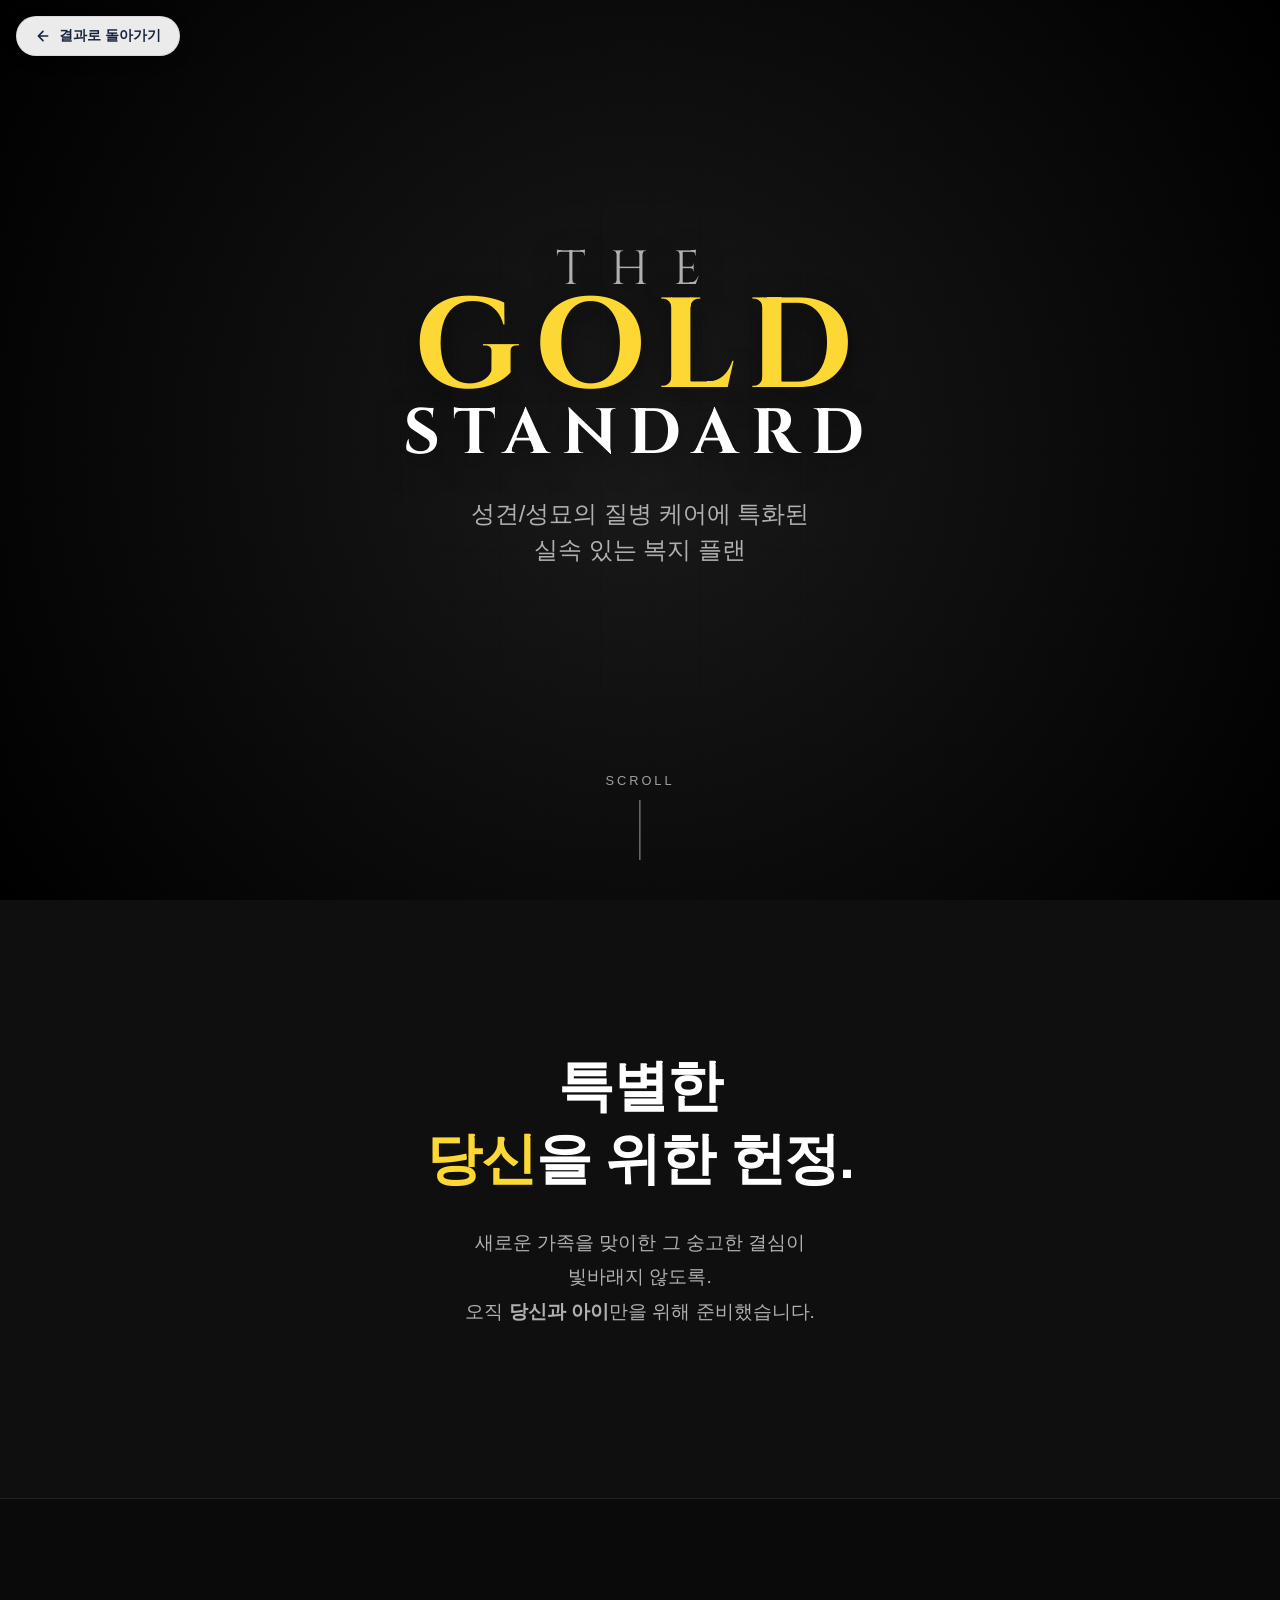
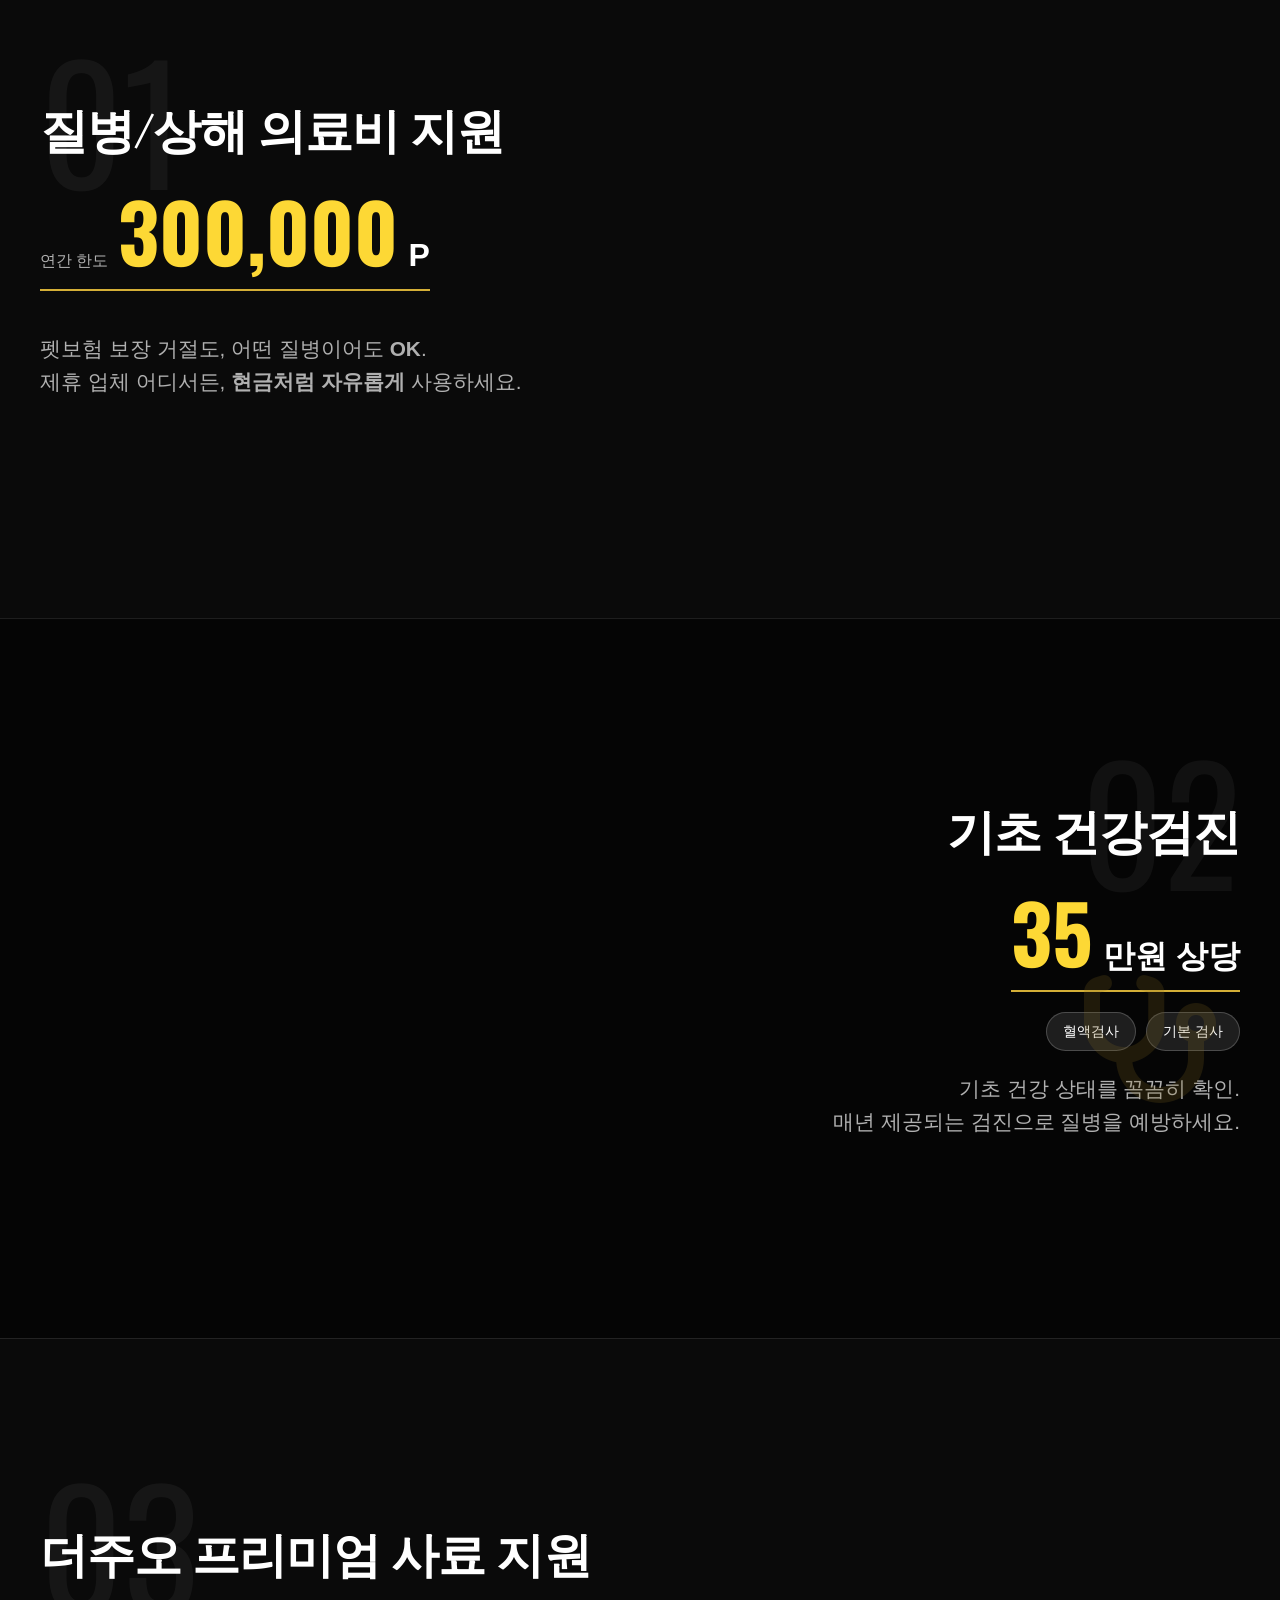
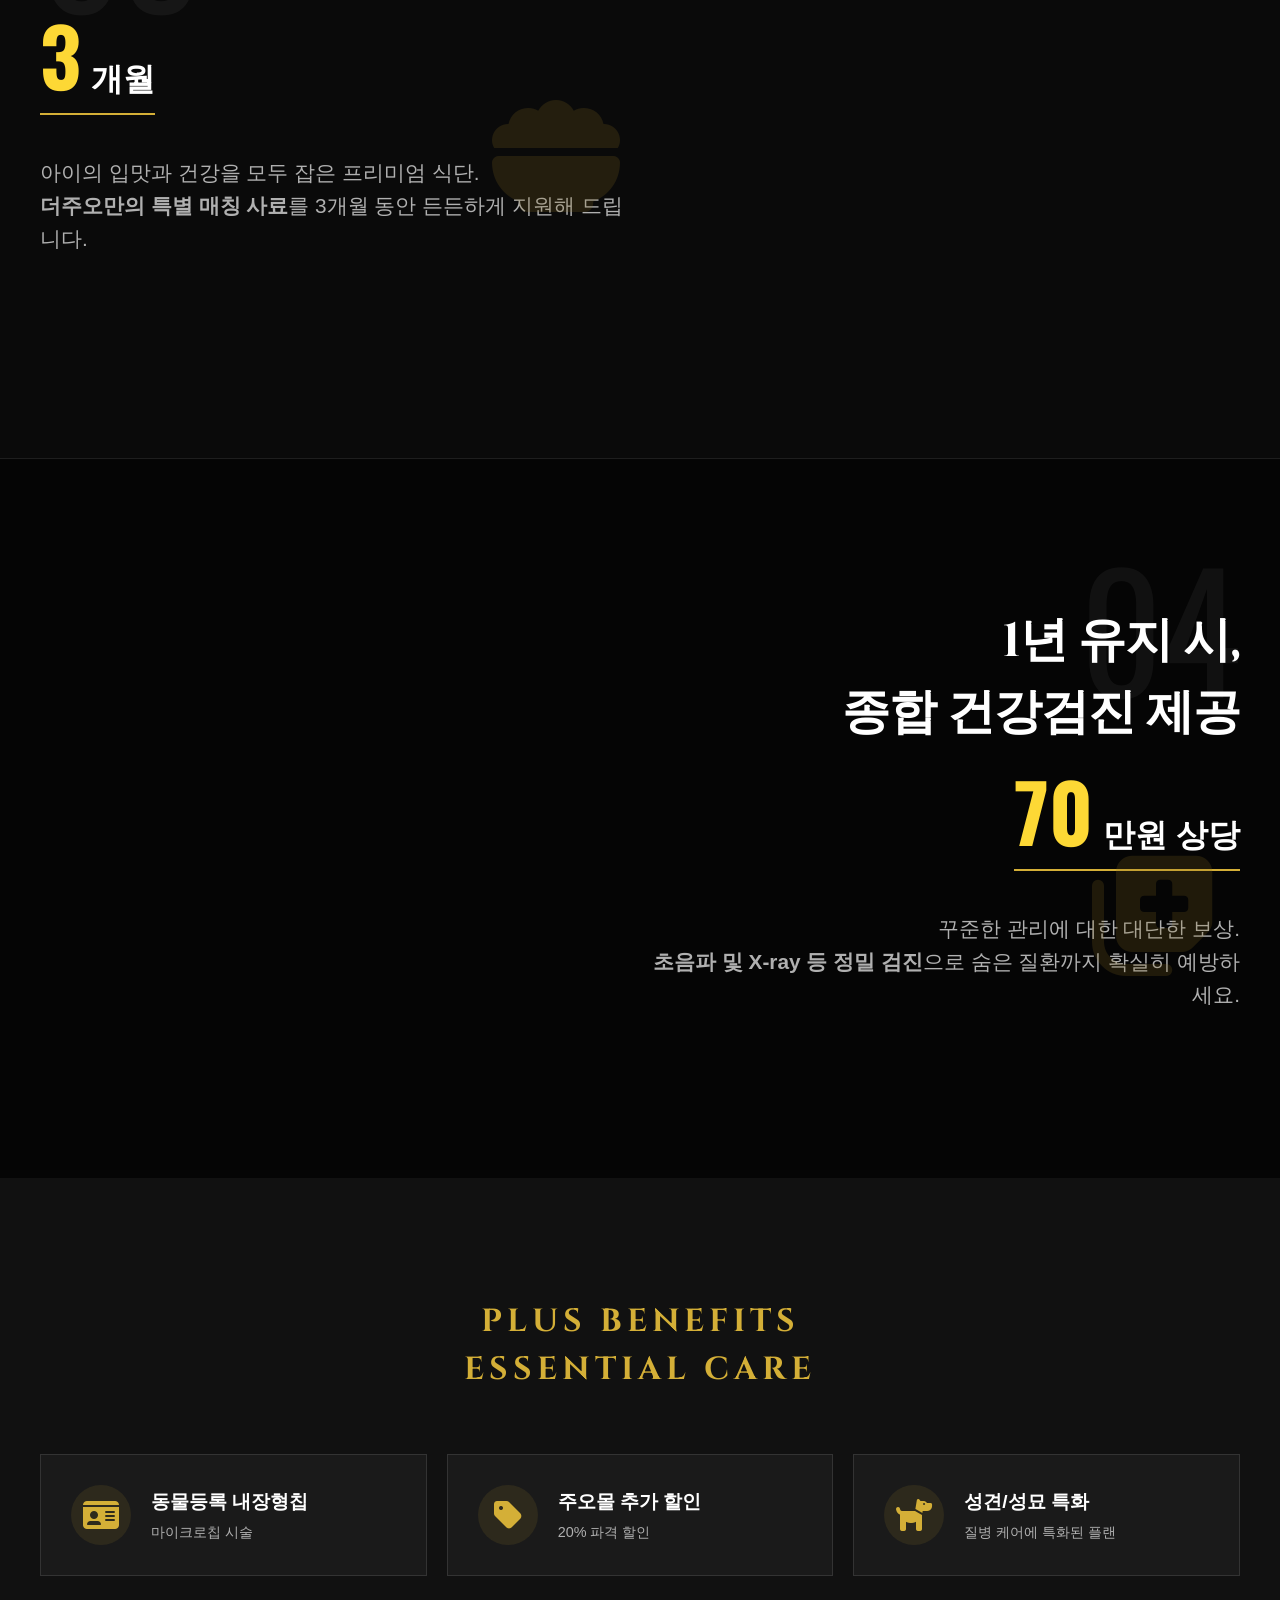
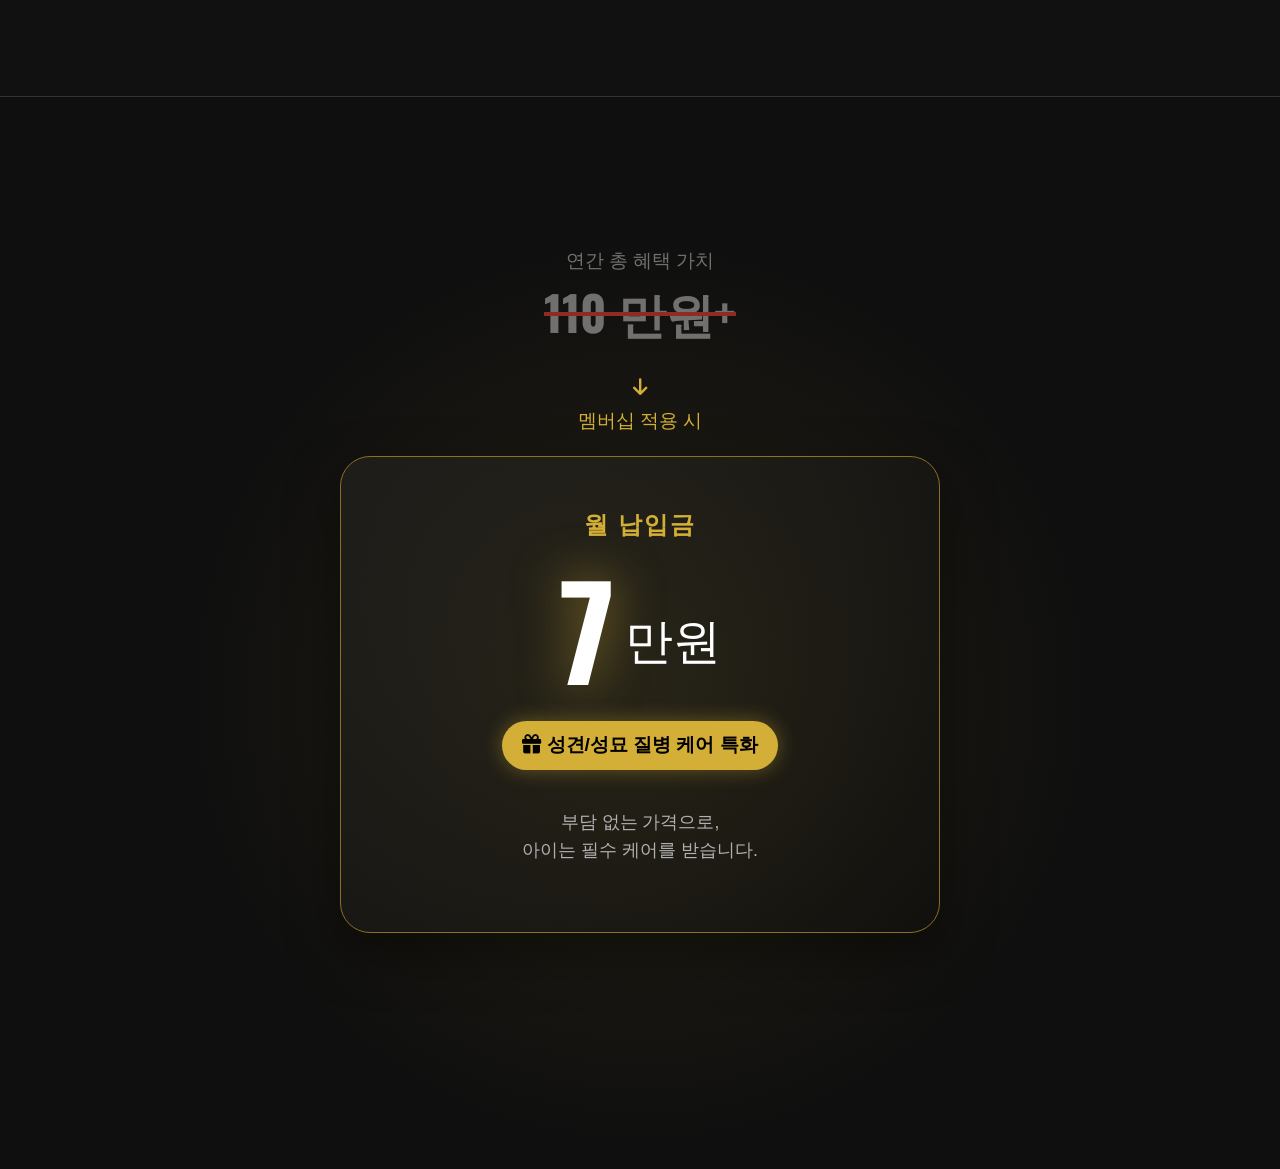
<file: membership_gold_detail.html>
<!DOCTYPE html>
<html lang="ko">

<head>
    <meta charset="UTF-8">
    <meta name="viewport" content="width=device-width, initial-scale=1.0">
    <title>Gold Membership - The Bold Impact</title>
    <link rel="stylesheet" href="https://cdnjs.cloudflare.com/ajax/libs/font-awesome/6.4.0/css/all.min.css">
    <link rel="stylesheet" href="css/membership_gold.css">
</head>

<body>

    <!-- Hero Section -->
    <header class="hero-section">
        <div class="hero-bg"></div>
        <div class="hero-content">
            <h1 class="hero-title">
                <span class="line-1">THE</span>
                <span class="line-2 text-gold">GOLD</span>
                <span class="line-3">STANDARD</span>
            </h1>
            <p class="hero-subtitle">성견/성묘의 질병 케어에 특화된<br>실속 있는 복지 플랜</p>
            <div class="scroll-indicator">
                <span>SCROLL</span>
                <div class="line"></div>
            </div>
        </div>
    </header>

    <!-- Impact Statement -->
    <section class="statement-section">
        <div class="statement-container" data-scroll>
            <h2 class="statement-text">
                특별한<br>
                <span class="text-gold">당신</span>을 위한 헌정.
            </h2>
            <p class="statement-sub">
                새로운 가족을 맞이한 그 숭고한 결심이<br>
                빛바래지 않도록.<br>
                오직 <strong>당신과 아이</strong>만을 위해 준비했습니다.
            </p>
        </div>
    </section>

    <!-- Benefit 1: Medical Support (The Killer Feature) -->
    <section class="benefit-section dark-bg">
        <div class="benefit-content" data-scroll>
            <div class="benefit-number">01</div>
            <h3 class="benefit-title">질병/상해 의료비 지원</h3>
            <div class="benefit-value-box">
                <span class="unit">연간 한도</span>
                <span class="amount text-gold">300,000</span>
                <span class="currency">P</span>
            </div>
            <p class="benefit-desc">
                펫보험 보장 거절도, 어떤 질병이어도 <strong>OK</strong>.<br>
                제휴 업체 어디서든, <strong>현금처럼 자유롭게</strong> 사용하세요.
            </p>
            <div class="visual-bar"></div>
        </div>
    </section>

    <!-- Benefit 2: Checkup -->
    <section class="benefit-section dark-bg-2">
        <div class="benefit-content right-align" data-scroll>
            <div class="benefit-number">02</div>
            <h3 class="benefit-title">기초 건강검진</h3>
            <div class="benefit-value-box">
                <span class="amount text-gold">35</span>
                <span class="currency">만원 상당</span>
            </div>
            <div class="benefit-tags">
                <span class="tag">혈액검사</span>
                <span class="tag">기본 검사</span>
            </div>
            <p class="benefit-desc">
                기초 건강 상태를 꼼꼼히 확인.<br>
                매년 제공되는 검진으로 질병을 예방하세요.
            </p>
            <div class="icon-visual"><i class="fa-solid fa-stethoscope"></i></div>
        </div>
    </section>

    <!-- Benefit 3: Premium Food -->
    <section class="benefit-section dark-bg">
        <div class="benefit-content" data-scroll>
            <div class="benefit-number">03</div>
            <h3 class="benefit-title">더주오 프리미엄 사료 지원</h3>
            <div class="benefit-value-box">
                <span class="amount text-gold">3</span>
                <span class="currency">개월</span>
            </div>
            <p class="benefit-desc">
                아이의 입맛과 건강을 모두 잡은 프리미엄 식단.<br>
                <strong>더주오만의 특별 매칭 사료</strong>를 3개월 동안 든든하게 지원해 드립니다.
            </p>
            <div class="icon-visual"><i class="fa-solid fa-bowl-food"></i></div>
        </div>
    </section>

    <!-- Benefit 4: 1 Year Maintenance Reward Checkup -->
    <section class="benefit-section dark-bg-2">
        <div class="benefit-content right-align" data-scroll>
            <div class="benefit-number">04</div>
            <h3 class="benefit-title">1년 유지 시,<br>종합 건강검진 제공</h3>
            <div class="benefit-value-box">
                <span class="amount text-gold">70</span>
                <span class="currency">만원 상당</span>
            </div>
            <p class="benefit-desc">
                꾸준한 관리에 대한 대단한 보상.<br>
                <strong>초음파 및 X-ray 등 정밀 검진</strong>으로 숨은 질환까지 확실히 예방하세요.
            </p>
            <div class="icon-visual"><i class="fa-solid fa-notes-medical"></i></div>
        </div>
    </section>

    <!-- Benefit List: Essentials -->
    <section class="essentials-section">
        <h3 class="section-header" data-scroll>
            <span class="line-top">PLUS BENEFITS</span><br>
            ESSENTIAL CARE
        </h3>
        <div class="essentials-grid">
            <div class="essential-item" data-scroll>
                <div class="icon-box"><i class="fa-solid fa-id-card"></i></div>
                <div class="text-box">
                    <h4>동물등록 내장형칩</h4>
                    <p>마이크로칩 시술</p>
                </div>
            </div>
            <div class="essential-item" data-scroll>
                <div class="icon-box"><i class="fa-solid fa-tag"></i></div>
                <div class="text-box">
                    <h4>주오몰 추가 할인</h4>
                    <p>20% 파격 할인</p>
                </div>
            </div>
            <div class="essential-item" data-scroll>
                <div class="icon-box"><i class="fa-solid fa-dog"></i></div>
                <div class="text-box">
                    <h4>성견/성묘 특화</h4>
                    <p>질병 케어에 특화된 플랜</p>
                </div>
            </div>
        </div>
    </section>

    <!-- Price Section (Value Breakdown) -->
    <section class="price-section">
        <div class="price-container" data-scroll>

            <!-- Total Value Anchor -->
            <div class="value-anchor">
                <p class="label">연간 총 혜택 가치</p>
                <div class="total-value">
                    <span class="value-amount">110</span>
                    <span class="value-unit">만원+</span>
                </div>
            </div>

            <div class="price-divider">
                <i class="fa-solid fa-arrow-down"></i>
                <span>멤버십 적용 시</span>
            </div>

            <div class="price-card">
                <div class="price-header">
                    <span class="period">월 납입금</span>
                </div>
                <div class="price-display">
                    <span class="amount">7</span>
                    <span class="won">만원</span>
                </div>
                <div class="savings-badge">
                    <i class="fa-solid fa-gift"></i> 성견/성묘 질병 케어 특화
                </div>
                <p class="price-sub">부담 없는 가격으로, <br>아이는 필수 케어를 받습니다.</p>
            </div>

        </div>
    </section>

    <script>
        // Scroll Animation Observer
        const observerOptions = {
            threshold: 0.1,
            rootMargin: "0px 0px -50px 0px"
        };

        const observer = new IntersectionObserver((entries) => {
            entries.forEach(entry => {
                if (entry.isIntersecting) {
                    entry.target.classList.add('visible');
                }
            });
        }, observerOptions);

        document.querySelectorAll('[data-scroll]').forEach(el => {
            observer.observe(el);
        });

    </script>

    <!-- Back to Results -->
    <style>
        .btn-back-results {
            position: fixed;
            top: 1rem;
            left: 1rem;
            z-index: 9999;
            display: inline-flex;
            align-items: center;
            gap: 0.5rem;
            padding: 0.625rem 1.125rem;
            background: rgba(255, 255, 255, 0.92);
            color: #18243f;
            font-family: 'Pretendard', 'Noto Sans KR', sans-serif;
            font-size: 0.875rem;
            font-weight: 600;
            text-decoration: none;
            border-radius: 999px;
            box-shadow: 0 4px 16px rgba(0, 0, 0, 0.14);
            backdrop-filter: blur(10px);
            border: 1px solid rgba(0, 0, 0, 0.07);
            cursor: pointer;
            transition: box-shadow 0.2s ease, transform 0.2s ease;
        }

        .btn-back-results:hover {
            box-shadow: 0 6px 20px rgba(0, 0, 0, 0.2);
            transform: translateY(-1px);
        }

        .btn-back-results svg {
            width: 16px;
            height: 16px;
        }
    </style>
    <button class="btn-back-results" onclick="window.opener ? window.close() : history.back()">
        <svg xmlns="http://www.w3.org/2000/svg" viewBox="0 0 24 24" fill="none" stroke="currentColor" stroke-width="2.5"
            stroke-linecap="round" stroke-linejoin="round">
            <path d="M19 12H5M12 5l-7 7 7 7" />
        </svg>
        결과로 돌아가기
    </button>
</body>

</html>
</file>
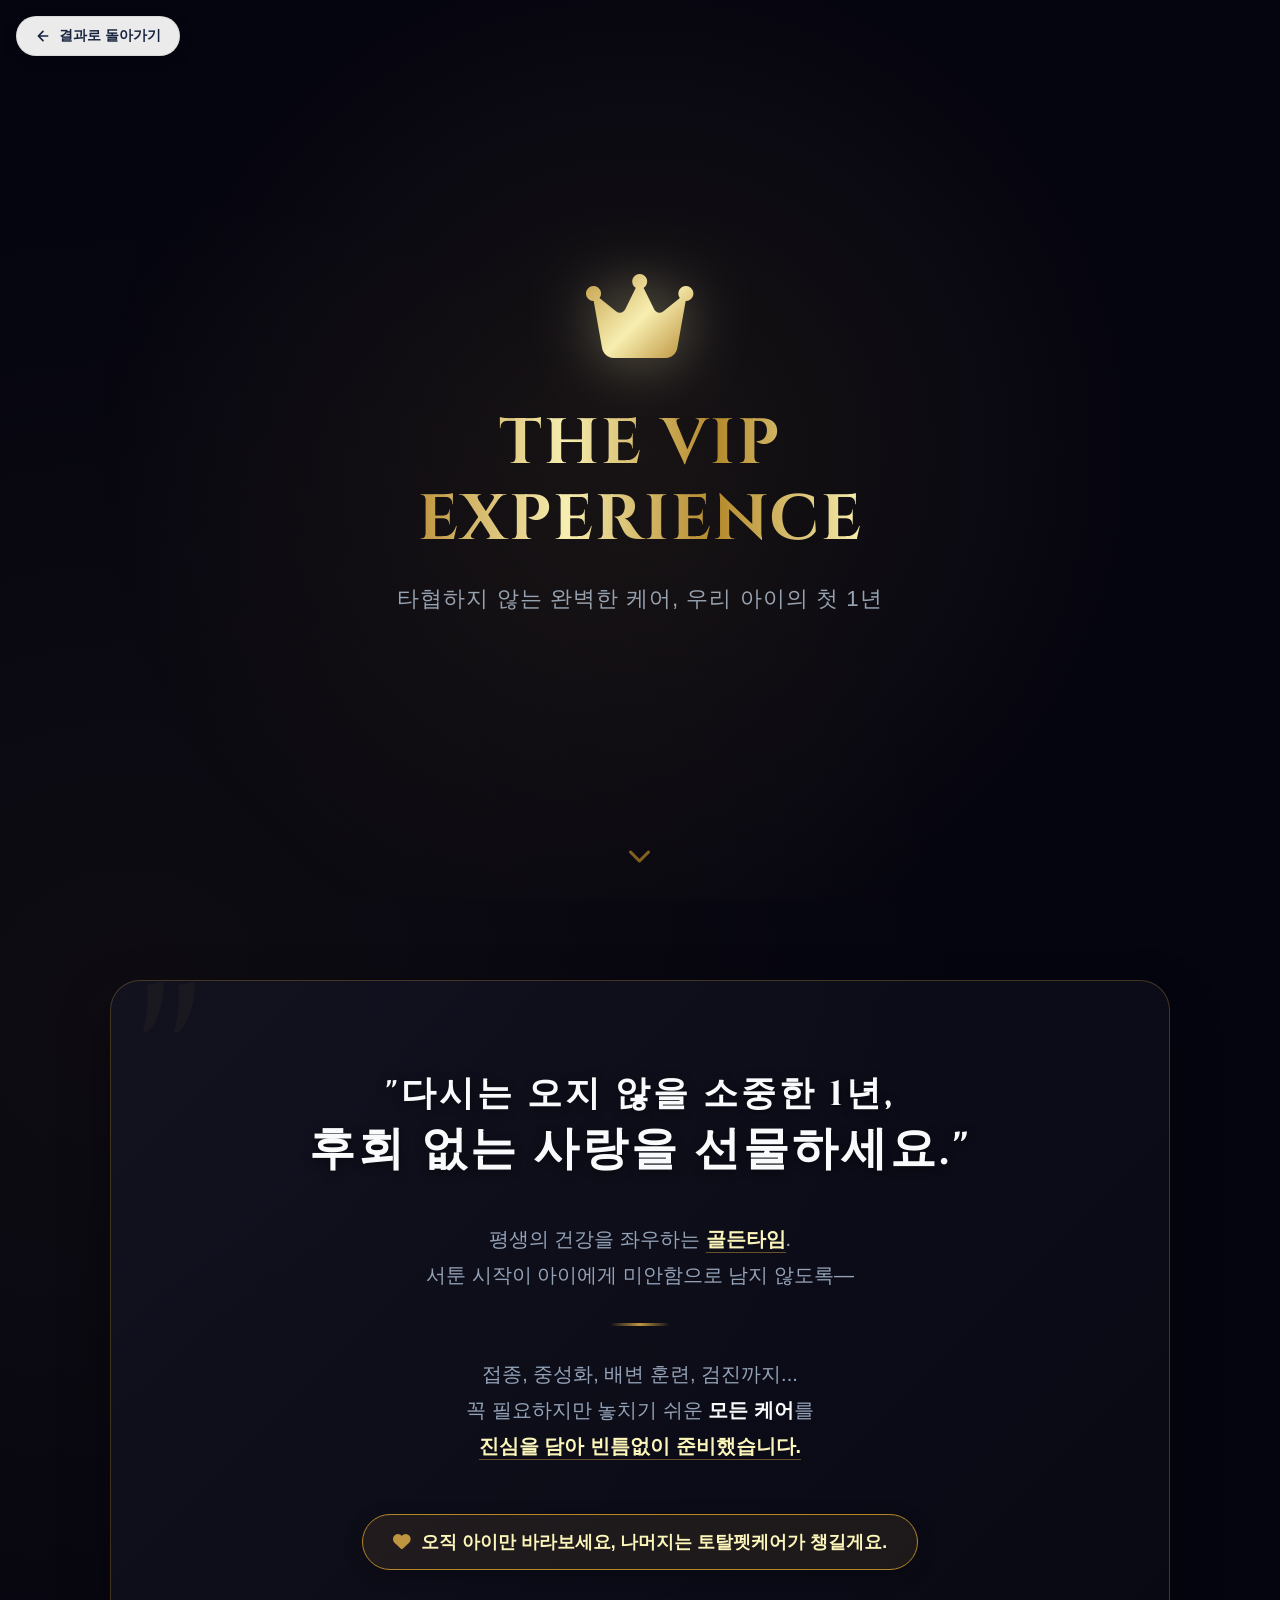
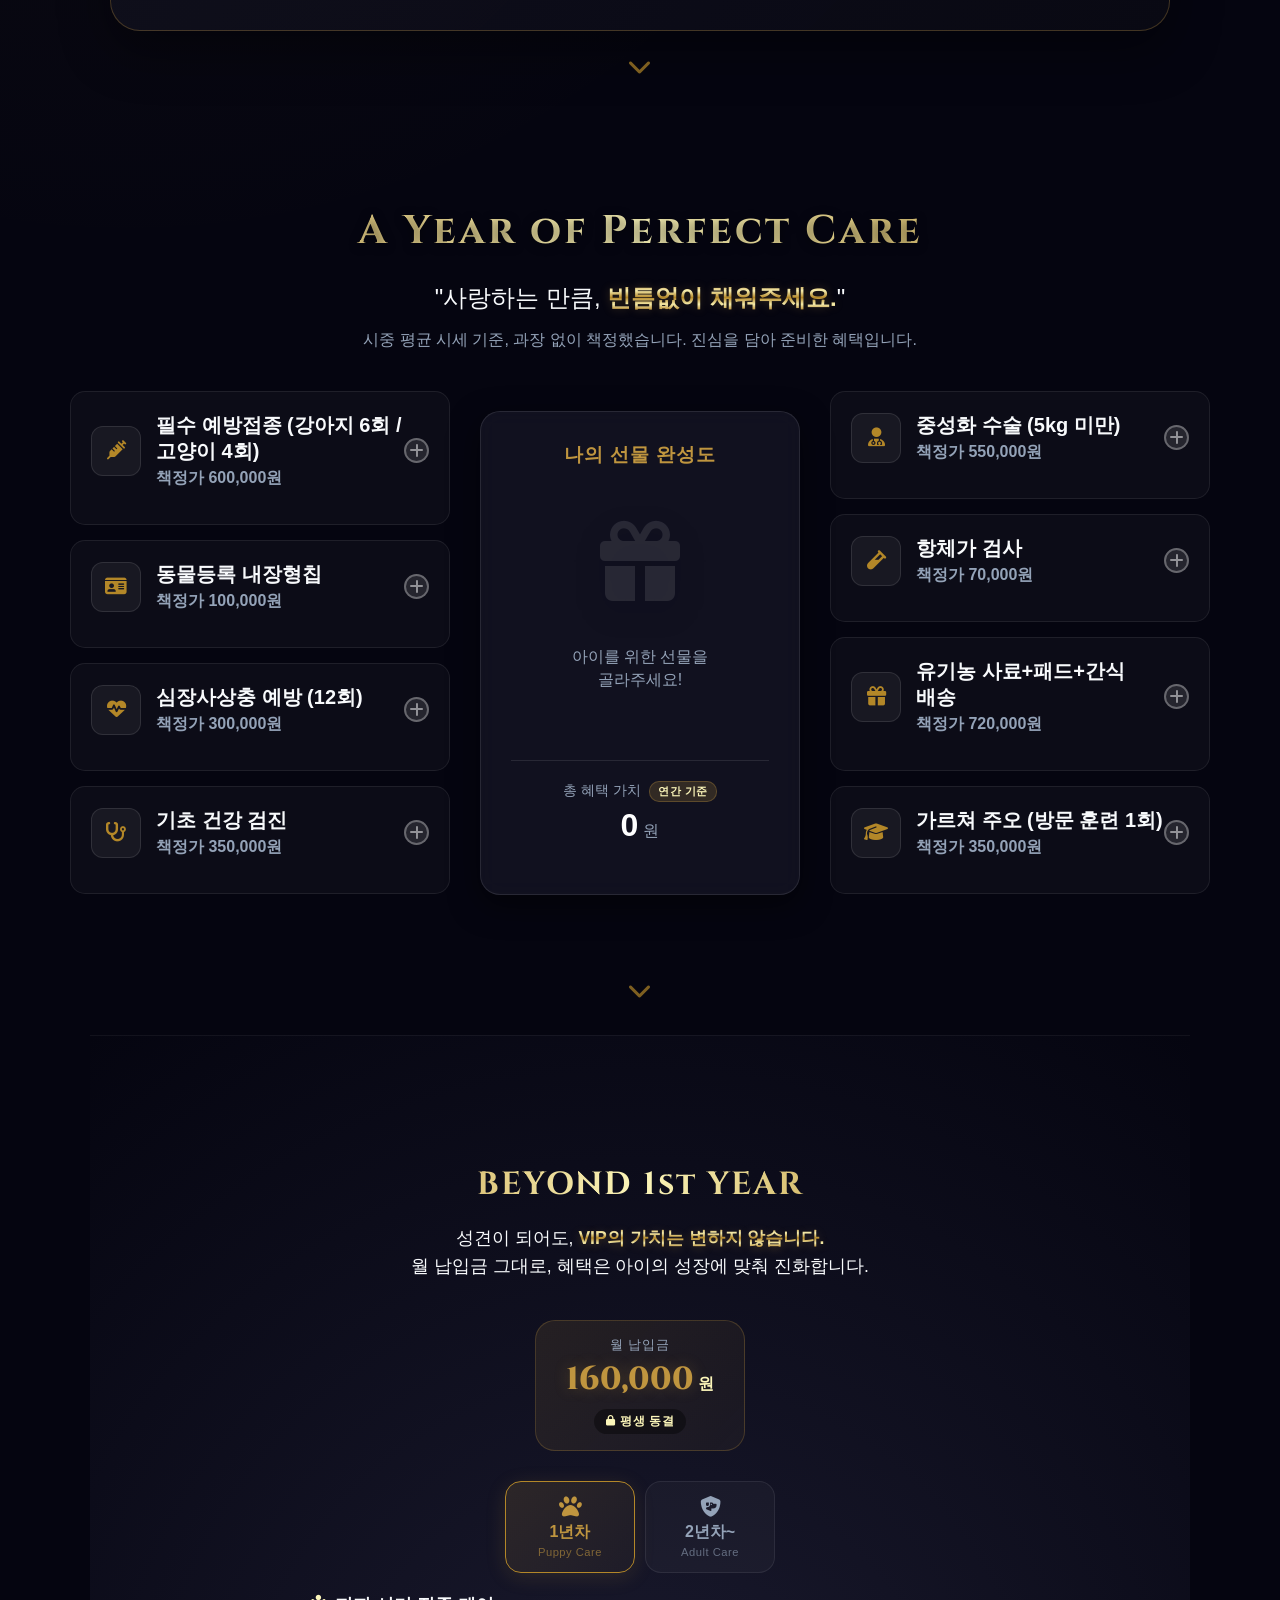
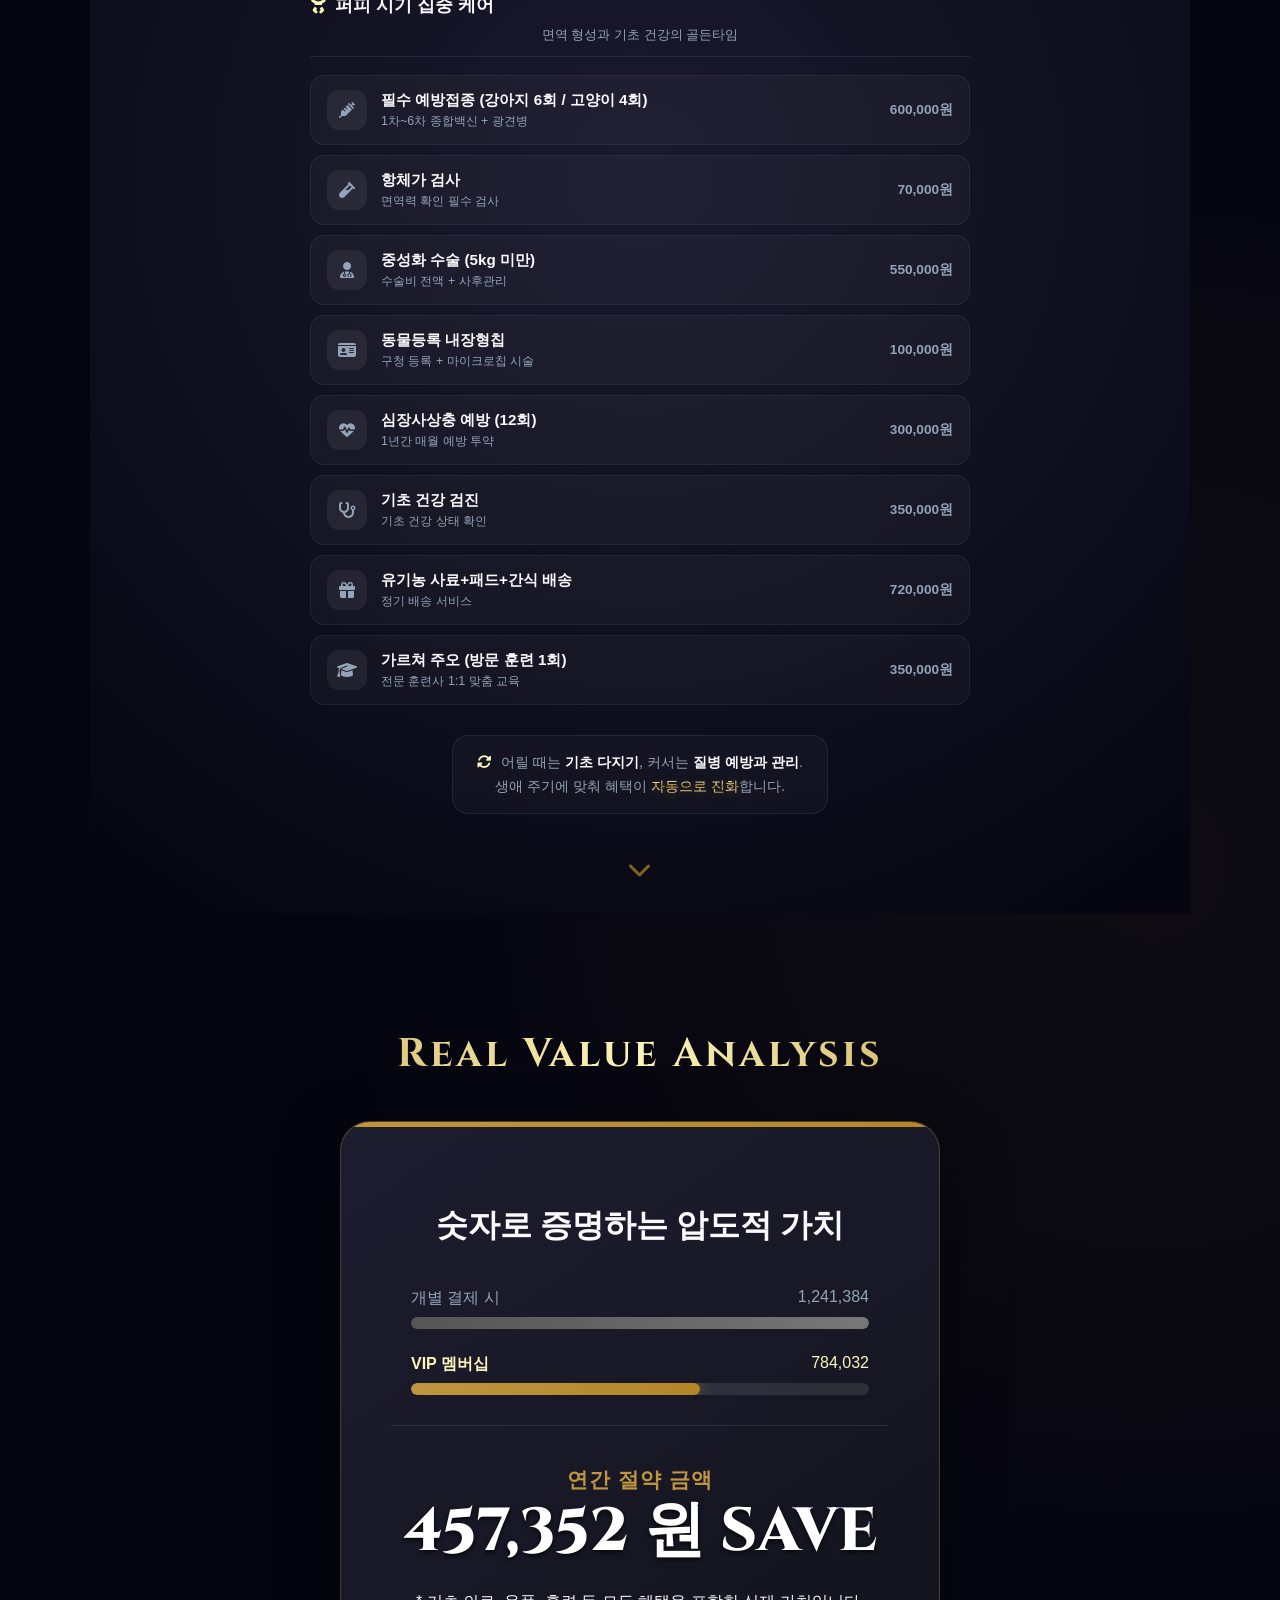
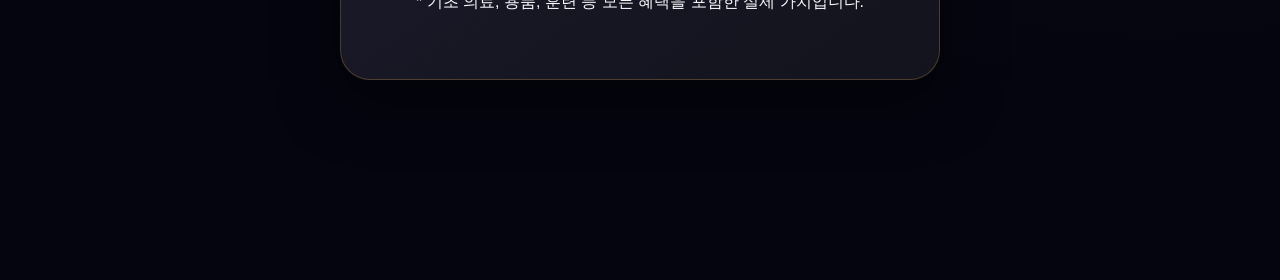
<file: membership_vip_detail.html>
<!DOCTYPE html>
<html lang="ko" style="scroll-behavior: smooth;">

<head>
    <meta charset="UTF-8">
    <meta name="viewport" content="width=device-width, initial-scale=1.0">
    <title>VIP Membership Experience</title>
    <link rel="stylesheet" href="https://cdnjs.cloudflare.com/ajax/libs/font-awesome/6.4.0/css/all.min.css">
    <link rel="stylesheet" href="css/membership_vip.css">
</head>

<body>

    <!-- Hero Section -->
    <div class="stars" id="starContainer"></div>
    <header class="hero">
        <div class="hero-crown"><i class="fa-solid fa-crown"></i></div>
        <h1>THE VIP<br>EXPERIENCE</h1>
        <p>타협하지 않는 완벽한 케어, 우리 아이의 첫 1년</p>
        <a href="#persuasive" class="next-section-btn"><i class="fa-solid fa-chevron-down"></i></a>
    </header>

    <!-- Persuasive Copy Section -->
    <section id="persuasive">
        <div class="persuasive-container">
            <h2 class="persuasive-title">
                "다시는 오지 않을 소중한 1년,<br>
                <span class="font-cinzel" style="color: var(--gold-2); font-size: 1.3em;">후회 없는 사랑을 선물하세요."</span>
            </h2>
            <div class="persuasive-content">
                <p>
                    평생의 건강을 좌우하는 <span class="text-highlight">골든타임</span>.<br>
                    서툰 시작이 아이에게 미안함으로 남지 않도록—
                </p>
                <div class="divider-small"></div>
                <p>
                    접종, 중성화, 배변 훈련, 검진까지...<br>
                    꼭 필요하지만 놓치기 쉬운 <strong>모든 케어</strong>를<br>
                    <span class="text-highlight">진심을 담아 빈틈없이 준비했습니다.</span>
                </p>
            </div>
            <div class="persuasive-badge">
                <i class="fa-solid fa-heart"></i> 오직 아이만 바라보세요, 나머지는 토탈펫케어가 챙길게요.
            </div>
        </div>
        <a href="#benefit-grid-section" class="next-section-btn"><i class="fa-solid fa-chevron-down"></i></a>
    </section>

    <!-- Interactive Benefit Grid (Shopping Cart Style) -->
    <section id="benefit-grid-section">
        <h2>A Year of Perfect Care</h2>

        <div class="benefits-grid-container">
            <div class="emotional-guide">
                <p class="main-copy">"사랑하는 만큼, <span class="text-gold">빈틈없이 채워주세요.</span>"</p>
                <p class="sub-copy">시중 평균 시세 기준, 과장 없이 책정했습니다. 진심을 담아 준비한 혜택입니다.</p>
            </div>

            <div class="shop-layout">
                <!-- Left Column: Items (4 items) -->
                <div class="shop-col shop-left">
                    <!-- 1. Vaccinations (600k) -->
                    <div class="benefit-card" onclick="toggleBenefit(this)" data-price="600000">
                        <div class="card-header">
                            <div class="card-icon"><i class="fa-solid fa-syringe"></i></div>
                            <div class="card-info">
                                <h3>필수 예방접종 (강아지 6회 / 고양이 4회)</h3>
                                <p class="price-tag">책정가 600,000원</p>
                            </div>
                            <div class="check-mark"><i class="fa-solid fa-plus"></i></div>
                        </div>
                        <div class="card-overlay">
                            <p>면역력이 약한 아기 강아지에게 가장 중요한 1차~6차 종합백신. 수의사가 직접 컨디션까지 꼼꼼하게 체크합니다.</p>
                        </div>
                    </div>

                    <!-- 2. Microchip (100k) -->
                    <div class="benefit-card" onclick="toggleBenefit(this)" data-price="100000">
                        <div class="card-header">
                            <div class="card-icon"><i class="fa-solid fa-id-card"></i></div>
                            <div class="card-info">
                                <h3>동물등록 내장형칩</h3>
                                <p class="price-tag">책정가 100,000원</p>
                            </div>
                            <div class="check-mark"><i class="fa-solid fa-plus"></i></div>
                        </div>
                        <div class="card-overlay">
                            <p>소중한 가족이 되었다는 공식 증명. 구청 등록 절차와 안전한 내장형 마이크로칩 시술을 한 번에.</p>
                        </div>
                    </div>

                    <!-- 3. Heartworm (300k) -->
                    <div class="benefit-card" onclick="toggleBenefit(this)" data-price="300000">
                        <div class="card-header">
                            <div class="card-icon"><i class="fa-solid fa-heart-pulse"></i></div>
                            <div class="card-info">
                                <h3>심장사상충 예방 (12회)</h3>
                                <p class="price-tag">책정가 300,000원</p>
                            </div>
                            <div class="check-mark"><i class="fa-solid fa-plus"></i></div>
                        </div>
                        <div class="card-overlay">
                            <p>치명적인 심장사상충으로부터 1년 난 낮 안전하게. 매달 병원에 내원하여 수의사가 직접 투약 및 관리.</p>
                        </div>
                    </div>

                    <!-- 4. Basic Checkup (350k) -->
                    <div class="benefit-card" onclick="toggleBenefit(this)" data-price="350000">
                        <div class="card-header">
                            <div class="card-icon"><i class="fa-solid fa-stethoscope"></i></div>
                            <div class="card-info">
                                <h3>기초 건강 검진</h3>
                                <p class="price-tag">책정가 350,000원</p>
                            </div>
                            <div class="check-mark"><i class="fa-solid fa-plus"></i></div>
                        </div>
                        <div class="card-overlay">
                            <p>겉으로 보이지 않는 건강까지 체크. 잠복기 질병이나 선천적 문제를 조기에 발견하여 예방합니다.</p>
                        </div>
                    </div>
                </div>

                <!-- Center Column: Gift Box Panel -->
                <div class="shop-center">
                    <div class="gift-panel-sticky">
                        <div class="gift-status-card">
                            <h3>나의 선물 완성도</h3>
                            <div class="gift-box-large">
                                <div id="giftBox" class="gift-box">
                                    <i class="fa-solid fa-gift"></i>
                                    <div class="gift-glow"></div>
                                    <span id="giftPercent" class="gift-percent">0%</span>
                                </div>
                                <p class="gift-message" id="giftMessage">아이를 위한 선물을<br>골라주세요!</p>
                            </div>
                            <div class="total-value-display">
                                <span class="label">총 혜택 가치 <span class="annual-tag">연간 기준</span></span>
                                <div class="price-group">
                                    <span id="cartTotal" class="num">0</span>
                                    <span class="unit">원</span>
                                </div>
                            </div>
                            <!-- Discount Reveal (hidden by default) -->
                            <div id="discountReveal" class="discount-reveal">
                                <div class="discount-divider"></div>
                                <div class="discount-original">
                                    <span class="discount-label">개별 결제 시</span>
                                    <span class="discount-price strikethrough">3,040,000원</span>
                                </div>
                                <div class="discount-arrow"><i class="fa-solid fa-arrow-down"></i></div>
                                <div class="discount-vip">
                                    <span class="discount-label">VIP 멤버십 <span class="annual-tag">연간</span></span>
                                    <span class="discount-price vip-price">1,920,000원</span>
                                </div>
                                <div class="discount-monthly">
                                    <span class="discount-label">월 납입금</span>
                                    <span class="discount-price monthly-price">160,000원</span>
                                </div>
                                <div class="discount-save">
                                    <i class="fa-solid fa-bolt"></i> 연간 <strong>1,120,000원</strong> 절약!
                                </div>
                            </div>
                        </div>
                    </div>
                </div>

                <!-- Right Column: Items (4 items) -->
                <div class="shop-col shop-right">
                    <!-- 5. Neutering (550k) -->
                    <div class="benefit-card" onclick="toggleBenefit(this)" data-price="550000">
                        <div class="card-header">
                            <div class="card-icon"><i class="fa-solid fa-user-doctor"></i></div>
                            <div class="card-info">
                                <h3>중성화 수술 (5kg 미만)</h3>
                                <p class="price-tag">책정가 550,000원</p>
                            </div>
                            <div class="check-mark"><i class="fa-solid fa-plus"></i></div>
                        </div>
                        <div class="card-overlay">
                            <p>가장 부담스러운 초기 수술비 전액 지원. 최신 장비와 안전한 마취 시스템으로 걱정 없이 맡기세요.</p>
                        </div>
                    </div>

                    <!-- 6. Antibody Test (70k) -->
                    <div class="benefit-card" onclick="toggleBenefit(this)" data-price="70000">
                        <div class="card-header">
                            <div class="card-icon"><i class="fa-solid fa-vial"></i></div>
                            <div class="card-info">
                                <h3>항체가 검사</h3>
                                <p class="price-tag">책정가 70,000원</p>
                            </div>
                            <div class="check-mark"><i class="fa-solid fa-plus"></i></div>
                        </div>
                        <div class="card-overlay">
                            <p>예방접종 후 면역 형성 여부를 확인하는 필수 검사. 충분한 항체가 생성되었는지 정확하게 체크합니다.</p>
                        </div>
                    </div>

                    <!-- 7. Welcome Kit (720k) -->
                    <div class="benefit-card" onclick="toggleBenefit(this)" data-price="720000">
                        <div class="card-header">
                            <div class="card-icon"><i class="fa-solid fa-gift"></i></div>
                            <div class="card-info">
                                <h3>유기농 사료+패드+간식 배송</h3>
                                <p class="price-tag">책정가 720,000원</p>
                            </div>
                            <div class="check-mark"><i class="fa-solid fa-plus"></i></div>
                        </div>
                        <div class="card-overlay">
                            <p>무겁게 사러 가지 마세요. 우리 아이 입맛에 딱 맞는 최고급 유기농 사료와 필수 용품을 매달 집 앞으로.</p>
                        </div>
                    </div>

                    <!-- 8. Visit Training (350k) -->
                    <div class="benefit-card" onclick="toggleBenefit(this)" data-price="350000">
                        <div class="card-header">
                            <div class="card-icon"><i class="fa-solid fa-graduation-cap"></i></div>
                            <div class="card-info">
                                <h3>가르쳐 주오 (방문 훈련 1회)</h3>
                                <p class="price-tag">책정가 350,000원</p>
                            </div>
                            <div class="check-mark"><i class="fa-solid fa-plus"></i></div>
                        </div>
                        <div class="card-overlay">
                            <p>배변 실수, 분리 불안 등 초보 보호자의 고민 해결. 전문 훈련사가 집으로 찾아가 1:1 맞춤 교육을 진행합니다.</p>
                        </div>
                    </div>
                </div>
            </div>
        </div>


        <a href="#evolution" class="next-section-btn"><i class="fa-solid fa-chevron-down"></i></a>
    </section>

    <!-- 2nd Year Evolution Section -->
    <section id="evolution">
        <div class="evolution-container">
            <div class="evolution-header">
                <h2>BEYOND 1st YEAR</h2>
                <p>성견이 되어도, <span class="text-gold">VIP의 가치는 변하지 않습니다.</span><br>
                    월 납입금 그대로, 혜택은 아이의 성장에 맞춰 진화합니다.</p>
            </div>

            <!-- Price Anchor -->
            <div class="evo-price-anchor">
                <div class="evo-price-inner">
                    <span class="evo-price-label">월 납입금</span>
                    <div class="evo-price-amount">
                        <span class="evo-price-num">160,000</span>
                        <span class="evo-price-unit">원</span>
                    </div>
                    <div class="evo-price-badge"><i class="fa-solid fa-lock"></i> 평생 동결</div>
                </div>
            </div>

            <!-- Year Tabs -->
            <div class="evo-tabs">
                <button class="evo-tab active" onclick="switchEvoTab(0)">
                    <i class="fa-solid fa-paw"></i>
                    <span>1년차</span>
                    <small>Puppy Care</small>
                </button>
                <button class="evo-tab" onclick="switchEvoTab(1)">
                    <i class="fa-solid fa-shield-dog"></i>
                    <span>2년차~</span>
                    <small>Adult Care</small>
                </button>
            </div>

            <!-- Year Content Panels -->
            <div class="evo-panels">
                <!-- Panel 1: Year 1 -->
                <div class="evo-panel active" id="evoPanel0">
                    <div class="evo-panel-title">
                        <i class="fa-solid fa-baby"></i>
                        퍼피 시기 집중 케어
                        <span class="evo-panel-subtitle">면역 형성과 기초 건강의 골든타임</span>
                    </div>
                    <div class="evo-items">
                        <div class="evo-item">
                            <div class="evo-item-icon"><i class="fa-solid fa-syringe"></i></div>
                            <div class="evo-item-info">
                                <h4>필수 예방접종 (강아지 6회 / 고양이 4회)</h4>
                                <p>1차~6차 종합백신 + 광견병</p>
                            </div>
                            <div class="evo-item-value">600,000원</div>
                        </div>
                        <div class="evo-item">
                            <div class="evo-item-icon"><i class="fa-solid fa-vial"></i></div>
                            <div class="evo-item-info">
                                <h4>항체가 검사</h4>
                                <p>면역력 확인 필수 검사</p>
                            </div>
                            <div class="evo-item-value">70,000원</div>
                        </div>
                        <div class="evo-item">
                            <div class="evo-item-icon"><i class="fa-solid fa-user-doctor"></i></div>
                            <div class="evo-item-info">
                                <h4>중성화 수술 (5kg 미만)</h4>
                                <p>수술비 전액 + 사후관리</p>
                            </div>
                            <div class="evo-item-value">550,000원</div>
                        </div>
                        <div class="evo-item">
                            <div class="evo-item-icon"><i class="fa-solid fa-id-card"></i></div>
                            <div class="evo-item-info">
                                <h4>동물등록 내장형칩</h4>
                                <p>구청 등록 + 마이크로칩 시술</p>
                            </div>
                            <div class="evo-item-value">100,000원</div>
                        </div>
                        <div class="evo-item">
                            <div class="evo-item-icon"><i class="fa-solid fa-heart-pulse"></i></div>
                            <div class="evo-item-info">
                                <h4>심장사상충 예방 (12회)</h4>
                                <p>1년간 매월 예방 투약</p>
                            </div>
                            <div class="evo-item-value">300,000원</div>
                        </div>
                        <div class="evo-item">
                            <div class="evo-item-icon"><i class="fa-solid fa-stethoscope"></i></div>
                            <div class="evo-item-info">
                                <h4>기초 건강 검진</h4>
                                <p>기초 건강 상태 확인</p>
                            </div>
                            <div class="evo-item-value">350,000원</div>
                        </div>
                        <div class="evo-item">
                            <div class="evo-item-icon"><i class="fa-solid fa-gift"></i></div>
                            <div class="evo-item-info">
                                <h4>유기농 사료+패드+간식 배송</h4>
                                <p>정기 배송 서비스</p>
                            </div>
                            <div class="evo-item-value">720,000원</div>
                        </div>
                        <div class="evo-item">
                            <div class="evo-item-icon"><i class="fa-solid fa-graduation-cap"></i></div>
                            <div class="evo-item-info">
                                <h4>가르쳐 주오 (방문 훈련 1회)</h4>
                                <p>전문 훈련사 1:1 맞춤 교육</p>
                            </div>
                            <div class="evo-item-value">350,000원</div>
                        </div>
                    </div>
                </div>

                <!-- Panel 2: Year 2+ -->
                <div class="evo-panel" id="evoPanel1">
                    <div class="evo-panel-title">
                        <i class="fa-solid fa-shield-heart"></i>
                        성견 맞춤 건강관리
                        <span class="evo-panel-subtitle">질병 예방과 삶의 질 향상에 집중</span>
                    </div>
                    <div class="evo-items">
                        <div class="evo-item highlight">
                            <div class="evo-item-icon star"><i class="fa-solid fa-x-ray"></i></div>
                            <div class="evo-item-info">
                                <h4>종합 건강검진 (초음파/X-ray)</h4>
                                <p>X-ray · 초음파 · 혈액 정밀검사</p>
                                <span class="evo-change-tag"><i class="fa-solid fa-arrow-up-right-dots"></i> 기본검진에서 업그레이드</span>
                            </div>
                            <div class="evo-item-value gold">700,000원</div>
                        </div>
                        <div class="evo-item highlight">
                            <div class="evo-item-icon star"><i class="fa-solid fa-spa"></i></div>
                            <div class="evo-item-info">
                                <h4>위생+목욕 4회</h4>
                                <p>프리미엄 위생 관리 서비스</p>
                                <span class="evo-change-tag"><i class="fa-solid fa-arrow-up-right-dots"></i> 신규 추가 혜택</span>
                            </div>
                            <div class="evo-item-value gold">300,000원</div>
                        </div>
                        <div class="evo-item highlight">
                            <div class="evo-item-icon star"><i class="fa-solid fa-hotel"></i></div>
                            <div class="evo-item-info">
                                <h4>호텔링 1회</h4>
                                <p>프리미엄 돌봄 서비스</p>
                                <span class="evo-change-tag"><i class="fa-solid fa-arrow-up-right-dots"></i> 신규 추가 혜택</span>
                            </div>
                            <div class="evo-item-value gold">150,000원</div>
                        </div>
                        <div class="evo-item">
                            <div class="evo-item-icon"><i class="fa-solid fa-syringe"></i></div>
                            <div class="evo-item-info">
                                <h4>종합백신 + 광견병</h4>
                                <p>기초 의료 종료 후 매년 지원</p>
                            </div>
                            <div class="evo-item-value">50,000원</div>
                        </div>
                    </div>
                </div>
            </div>

            <div class="evolution-footer">
                <div class="evo-footer-badge">
                    <i class="fa-solid fa-rotate"></i>
                    어릴 때는 <strong>기초 다지기</strong>, 커서는 <strong>질병 예방과 관리</strong>.<br>
                    생애 주기에 맞춰 혜택이 <span class="text-gold">자동으로 진화</span>합니다.
                </div>
            </div>
        </div>
        <a href="#calculator" class="next-section-btn"><i class="fa-solid fa-chevron-down"></i></a>
    </section>

    <!-- Value Analysis -->
    <section id="calculator">
        <h2>Real Value Analysis</h2>
        <div class="value-analysis-container">
            <div class="vc-card">
                <div class="vc-header">
                    <h3>숫자로 증명하는 압도적 가치</h3>
                </div>
                <div class="vc-body">
                    <!-- Graph Section -->
                    <div class="vc-graph">
                        <!-- Market Price Bar -->
                        <div class="bar-container">
                            <div class="bar-label-group">
                                <span>개별 결제 시</span>
                                <span class="counter" data-target="3040000">0</span>
                            </div>
                            <div class="bar-track">
                                <div class="bar-fill market" data-width="100%"></div>
                            </div>
                        </div>
                        <!-- VIP Price Bar -->
                        <div class="bar-container">
                            <div class="bar-label-group">
                                <span style="color: var(--gold-2); font-weight: bold;">VIP 멤버십</span>
                                <span class="counter highlight" style="color: var(--gold-2);"
                                    data-target="1920000">0</span>
                            </div>
                            <div class="bar-track">
                                <div class="bar-fill vip" data-width="63%"></div>
                            </div>
                        </div>
                    </div>

                    <div class="vc-divider"></div>

                    <!-- Savings -->
                    <div class="vc-savings">
                        <span class="savings-label">연간 절약 금액</span>
                        <div class="savings-amount">
                            <span class="counter" data-target="1120000">0</span> 원 SAVE
                        </div>
                    </div>
                </div>
                <div class="vc-footer">
                    <p>* 기초 의료, 용품, 훈련 등 모든 혜택을 포함한 실제 가치입니다.</p>
                </div>
            </div>
        </div>
    </section>



    <script>
        // Toggle Timeline Accordion
        function toggleTimeline(element) {
            // Find ALL active items in the timeline (across both columns)
            const allActiveItems = document.querySelectorAll('.timeline-content.active');

            // Close any active item that is not the one currently clicked
            allActiveItems.forEach(item => {
                if (item !== element) {
                    item.classList.remove('active');
                }
            });

            // Toggle the clicked item
            element.classList.toggle('active');
        }


        // Generate Stars
        const starContainer = document.getElementById('starContainer');
        for (let i = 0; i < 50; i++) {
            const star = document.createElement('div');
            star.className = 'star';
            star.style.left = Math.random() * 100 + '%';
            star.style.top = Math.random() * 100 + '%';
            star.style.width = Math.random() * 3 + 'px';
            star.style.height = star.style.width;
            star.style.setProperty('--duration', Math.random() * 3 + 2 + 's');
            star.style.setProperty('--delay', Math.random() * 5 + 's');
            star.style.setProperty('--opacity', Math.random() * 0.7 + 0.3);
            starContainer.appendChild(star);
        }


        // Evolution Section Tab Switching
        function switchEvoTab(index) {
            const tabs = document.querySelectorAll('.evo-tab');
            const panels = document.querySelectorAll('.evo-panel');

            tabs.forEach((t, i) => {
                t.classList.toggle('active', i === index);
            });

            panels.forEach((p, i) => {
                if (i === index) {
                    p.classList.add('active');
                    // Stagger item animations
                    const items = p.querySelectorAll('.evo-item');
                    items.forEach((item, idx) => {
                        item.style.animationDelay = (idx * 0.1) + 's';
                    });
                } else {
                    p.classList.remove('active');
                }
            });
        }

        // --- Shopping Cart Logic ---
        let currentTotal = 0;
        const maxTotal = 3040000; // Total value for 100%

        function toggleBenefit(card) {
            const price = parseInt(card.dataset.price);
            const icon = card.querySelector('.check-mark i');
            const giftBox = document.getElementById('giftBox');
            const overlay = card.querySelector('.card-overlay');

            // Close all OTHER overlays (accordion: only one description open at a time)
            document.querySelectorAll('.benefit-card .card-overlay.show').forEach(o => {
                if (o !== overlay) {
                    o.classList.remove('show');
                }
            });

            if (card.classList.contains('active')) {
                // Remove item
                card.classList.remove('active');
                currentTotal -= price;
                icon.classList.remove('fa-check');
                icon.classList.add('fa-plus');
                overlay.classList.remove('show');
            } else {
                // Add item
                card.classList.add('active');
                currentTotal += price;
                icon.classList.remove('fa-plus');
                icon.classList.add('fa-check');

                // Trigger Shake Animation
                giftBox.classList.remove('snake-shake');
                void giftBox.offsetWidth;
                giftBox.classList.add('snake-shake');

                // Show accordion description
                overlay.classList.add('show');
            }

            updateTotalDisplay();
        }

        function updateTotalDisplay() {
            const totalElement = document.getElementById('cartTotal');

            // Animate Number
            const currentDisplay = parseInt(totalElement.innerText.replace(/,/g, '')) || 0;
            animateValue(totalElement, currentDisplay, currentTotal, 500);

            // Update Gift Box Visuals
            const giftBox = document.getElementById('giftBox');
            const giftPercent = document.getElementById('giftPercent');
            const giftMessage = document.getElementById('giftMessage');
            const percent = Math.min(100, Math.round((currentTotal / maxTotal) * 100)); // Cap at 100%

            giftPercent.innerText = percent + "%";

            // State: Filling
            if (percent > 0) {
                giftBox.classList.add('filling');
                giftMessage.innerHTML = "선물이 가득 차고 있어요!";
            } else {
                giftBox.classList.remove('filling');
                giftMessage.innerHTML = "아이를 위한 선물을<br>골라주세요!";
            }

            // State: Complete
            if (percent >= 100) {
                giftBox.classList.add('complete');
                giftMessage.innerHTML = "<span class='text-gold'>완벽한 선물</span>이<br>준비되었습니다!<br><small style='color:var(--text-dim); font-size:0.8rem;'>🎁 선물을 터치하세요!</small>";
            } else {
                giftBox.classList.remove('complete');
                // Hide discount reveal when items are removed
                const discountReveal = document.getElementById('discountReveal');
                if (discountReveal) discountReveal.classList.remove('show');
            }
        }

        // Gift Box Click: Reveal discount at 100%
        document.getElementById('giftBox').addEventListener('click', function (e) {
            e.stopPropagation();
            const giftBox = this;
            if (!giftBox.classList.contains('complete')) return;

            const discountReveal = document.getElementById('discountReveal');

            // Close all open card descriptions
            document.querySelectorAll('.benefit-card .card-overlay.show').forEach(o => {
                o.classList.remove('show');
            });

            // Toggle discount reveal
            discountReveal.classList.toggle('show');
        });

        function animateValue(obj, start, end, duration) {
            let startTimestamp = null;
            const step = (timestamp) => {
                if (!startTimestamp) startTimestamp = timestamp;
                const progress = Math.min((timestamp - startTimestamp) / duration, 1);
                obj.innerText = Math.floor(progress * (end - start) + start).toLocaleString();
                if (progress < 1) {
                    window.requestAnimationFrame(step);
                } else {
                    obj.innerText = end.toLocaleString();
                }
            };
            window.requestAnimationFrame(step);
        }


        // --- Existing Animation Logic (Observer) ---
        const observerOptions = { threshold: 0.1 };

        const observer = new IntersectionObserver((entries) => {
            entries.forEach(entry => {
                if (entry.isIntersecting) {
                    entry.target.classList.add('visible');

                    // Trigger Counters if inside value card
                    if (entry.target.classList.contains('vc-card')) {
                        // Only start if not already started (check a flag or class)
                        if (!entry.target.classList.contains('animated')) {
                            startCounters();
                            animateBars();
                            entry.target.classList.add('animated');
                        }
                    }
                }
            });
        }, observerOptions);

        document.querySelectorAll('.benefit-card').forEach(item => {
            observer.observe(item); // Add fade-in for cards too if css supports it
        });

        // Observe Value Card
        const valueCard = document.querySelector('.vc-card');
        if (valueCard) observer.observe(valueCard);

        function startCounters() {
            const counters = document.querySelectorAll('.counter');
            counters.forEach(counter => {
                const target = +counter.getAttribute('data-target');
                animateValue(counter, 0, target, 2000);
            });
        }

        function animateBars() {
            const bars = document.querySelectorAll('.bar-fill');
            bars.forEach(bar => {
                const width = bar.getAttribute('data-width');
                bar.style.width = width;
            });
        }
    </script>

    <!-- Back to Results -->
    <style>
        .btn-back-results {
            position: fixed;
            top: 1rem;
            left: 1rem;
            z-index: 9999;
            display: inline-flex;
            align-items: center;
            gap: 0.5rem;
            padding: 0.625rem 1.125rem;
            background: rgba(255, 255, 255, 0.92);
            color: #18243f;
            font-family: 'Pretendard', 'Noto Sans KR', sans-serif;
            font-size: 0.875rem;
            font-weight: 600;
            text-decoration: none;
            border-radius: 999px;
            box-shadow: 0 4px 16px rgba(0, 0, 0, 0.14);
            backdrop-filter: blur(10px);
            border: 1px solid rgba(0, 0, 0, 0.07);
            cursor: pointer;
            transition: box-shadow 0.2s ease, transform 0.2s ease;
        }
        .btn-back-results:hover {
            box-shadow: 0 6px 20px rgba(0, 0, 0, 0.2);
            transform: translateY(-1px);
        }
        .btn-back-results svg {
            width: 16px;
            height: 16px;
        }
    </style>
    <button class="btn-back-results" onclick="window.opener ? window.close() : history.back()">
        <svg xmlns="http://www.w3.org/2000/svg" viewBox="0 0 24 24" fill="none" stroke="currentColor" stroke-width="2.5" stroke-linecap="round" stroke-linejoin="round"><path d="M19 12H5M12 5l-7 7 7 7"/></svg>
        결과로 돌아가기
    </button>
</body>

</html>
</file>
<file: css/membership_gold.css>
@import url('membership_common.css');
@import url('https://fonts.googleapis.com/css2?family=Cinzel:wght@400;700;900&family=Pretendard:wght@300;400;600;800&family=Oswald:wght@300;500;700&display=swap');

:root {
    --bg-black: #0F0F0F;
    --bg-dark-green: #0A1A15;
    --text-white: #FFFFFF;
    --text-gray: #B0B0B0;

    --gold-main: #D4AF37;
    /* Rich Gold */
    --gold-bright: #FDD835;
    /* High Vis Gold */
    --gold-dark: #8A6E1F;

    --accent-red: #E53935;
    --shadow-gold: 0 0 20px rgba(212, 175, 55, 0.3);
}

* {
    box-sizing: border-box;
}

body {
    background-color: var(--bg-black);
    color: var(--text-white);
    font-family: 'Pretendard', sans-serif;
    margin: 0;
    padding: 0;
    overflow-x: hidden;
    line-height: 1.5;
}

h1,
h2,
h3 {
    font-family: 'Cinzel', serif;
    font-weight: 700;
    margin: 0;
    letter-spacing: -0.02em;
}

.text-gold {
    color: var(--gold-bright);
}

/* --- Hero Section --- */
.hero-section {
    height: 100vh;
    display: flex;
    align-items: center;
    justify-content: center;
    position: relative;
    overflow: hidden;
    background: radial-gradient(circle at center, #1a1a1a 0%, #000000 100%);
}

.hero-bg {
    position: absolute;
    top: 0;
    left: 0;
    width: 100%;
    height: 100%;
    background-image: linear-gradient(rgba(0, 0, 0, 0.3) 1px, transparent 1px),
        linear-gradient(90deg, rgba(0, 0, 0, 0.3) 1px, transparent 1px);
    background-size: 50px 50px;
    opacity: 0.2;
}

.hero-content {
    text-align: center;
    z-index: 2;
    padding-bottom: 60px;
}

.hero-title {
    display: flex;
    flex-direction: column;
    font-size: 6rem;
    line-height: 0.9;
    text-shadow: 0 10px 30px rgba(0, 0, 0, 0.5);
}

.line-1 {
    font-size: 3rem;
    font-weight: 400;
    color: var(--text-gray);
    letter-spacing: 0.5em;
}

.line-2 {
    font-size: 8rem;
    font-weight: 700;
    letter-spacing: 0.1em;
    color: var(--gold-bright);
}

.line-3 {
    font-size: 4rem;
    color: var(--text-white);
    letter-spacing: 0.2em;
}

.hero-subtitle {
    font-size: 1.5rem;
    color: var(--text-gray);
    margin-top: 2rem;
    font-weight: 300;
}

.scroll-indicator {
    position: absolute;
    bottom: 40px;
    left: 50%;
    transform: translateX(-50%);
    display: flex;
    flex-direction: column;
    align-items: center;
    gap: 10px;
    opacity: 0.6;
    animation: fadeInOut 2s infinite;
}

.scroll-indicator span {
    font-size: 0.8rem;
    letter-spacing: 3px;
}

.scroll-indicator .line {
    width: 1px;
    height: 60px;
    background: var(--text-white);
}

@keyframes fadeInOut {

    0%,
    100% {
        opacity: 0.3;
    }

    50% {
        opacity: 1;
    }
}

/* --- Impact Statement --- */
.statement-section {
    padding: 150px 20px;
    background: var(--bg-black);
    text-align: center;
}

.statement-text {
    font-size: 3.5rem;
    font-weight: 900;
    line-height: 1.3;
    font-family: 'Pretendard', sans-serif;
}

.statement-sub {
    font-size: 1.2rem;
    margin-top: 30px;
    color: var(--text-gray);
    line-height: 1.8;
}

/* --- Benefit Sections --- */
.benefit-section {
    min-height: 80vh;
    display: flex;
    align-items: center;
    padding: 80px 40px;
    position: relative;
    border-top: 1px solid rgba(255, 255, 255, 0.1);
}

.dark-bg {
    background: #0A0A0A;
}

.dark-bg-2 {
    background: #050505;
    justify-content: flex-end;
    text-align: right;
}

.benefit-content {
    max-width: 600px;
    opacity: 0;
    transform: translateY(50px);
    transition: all 0.8s ease-out;
}

.benefit-content.visible {
    opacity: 1;
    transform: translateY(0);
}

.benefit-number {
    font-family: 'Oswald', sans-serif;
    font-size: 10rem;
    line-height: 1;
    color: rgba(255, 255, 255, 0.05);
    position: absolute;
    top: -60px;
    left: 0;
    z-index: 0;
    pointer-events: none;
}

.right-align .benefit-number {
    left: auto;
    right: 0;
}

.benefit-title {
    font-size: 3rem;
    margin-bottom: 20px;
    position: relative;
    z-index: 1;
}

.benefit-value-box {
    display: inline-flex;
    align-items: baseline;
    gap: 10px;
    border-bottom: 2px solid var(--gold-main);
    padding-bottom: 10px;
    margin-bottom: 20px;
}

.benefit-value-box.right-mode {
    flex-direction: row-reverse;
    border-bottom: none;
    border-top: 2px solid var(--gold-main);
    padding-top: 10px;
    padding-bottom: 0;
}

.benefit-value-box .unit {
    font-size: 1rem;
    color: var(--text-gray);
}

.benefit-value-box .amount {
    font-family: 'Oswald', sans-serif;
    font-size: 5rem;
    font-weight: 700;
    line-height: 1;
}

.benefit-value-box .currency {
    font-size: 2rem;
    font-weight: 700;
}

.benefit-desc {
    font-size: 1.3rem;
    color: var(--text-gray);
    line-height: 1.6;
}

.benefit-tags {
    display: flex;
    gap: 10px;
    justify-content: flex-end;
    margin-bottom: 20px;
}

.tag {
    background: rgba(255, 255, 255, 0.1);
    padding: 8px 16px;
    border-radius: 20px;
    font-size: 0.9rem;
    border: 1px solid rgba(255, 255, 255, 0.2);
}

.icon-visual {
    font-size: 8rem;
    color: var(--gold-dark);
    opacity: 0.2;
    position: absolute;
    bottom: 20px;
    right: 20px;
}

/* --- Essentials Grid --- */
.essentials-section {
    padding: 120px 20px;
    background: #111;
}

.section-header {
    text-align: center;
    font-size: 2rem;
    color: var(--gold-main);
    margin-bottom: 60px;
    letter-spacing: 5px;
    opacity: 0;
    transform: translateY(20px);
    transition: all 0.6s ease;
}

.section-header.visible {
    opacity: 1;
    transform: translateY(0);
}

.essentials-grid {
    display: grid;
    grid-template-columns: repeat(auto-fit, minmax(280px, 1fr));
    gap: 20px;
    max-width: 1200px;
    margin: 0 auto;
}

.essential-item {
    background: #1A1A1A;
    padding: 30px;
    border: 1px solid #333;
    display: flex;
    align-items: center;
    gap: 20px;
    transition: all 0.3s;
    opacity: 0;
    transform: translateY(30px);
}

.essential-item.visible {
    opacity: 1;
    transform: translateY(0);
}

.essential-item:hover {
    border-color: var(--gold-main);
    background: #222;
    transform: translateX(10px);
}

.icon-box {
    font-size: 2rem;
    color: var(--gold-main);
    width: 60px;
    height: 60px;
    background: rgba(212, 175, 55, 0.1);
    display: flex;
    align-items: center;
    justify-content: center;
    border-radius: 50%;
}

.text-box h4 {
    font-size: 1.2rem;
    margin: 0 0 5px 0;
    color: white;
}

.text-box p {
    font-size: 0.9rem;
    margin: 0;
    color: var(--text-gray);
}

/* --- Price Section --- */
/* --- Price Section --- */
.price-section {
    padding: 150px 20px;
    background: var(--bg-black);
    text-align: center;
    border-top: 1px solid #333;
}

.price-container {
    opacity: 0;
    transform: scale(0.9);
    transition: all 0.8s ease;
    max-width: 600px;
    margin: 0 auto;
}

.price-container.visible {
    opacity: 1;
    transform: scale(1);
}

.value-anchor {
    text-align: center;
    margin-bottom: 30px;
    opacity: 0.6;
}

.value-anchor .label {
    font-size: 1.2rem;
    color: var(--text-gray);
    margin: 0;
}

.value-anchor .total-value {
    font-size: 3rem;
    color: var(--text-gray);
    font-weight: 700;
    text-decoration: line-through;
    text-decoration-color: var(--accent-red);
    font-family: 'Oswald', sans-serif;
}

.price-divider {
    text-align: center;
    color: var(--gold-main);
    margin: 20px 0;
    font-size: 1.2rem;
    display: flex;
    flex-direction: column;
    align-items: center;
    gap: 10px;
}

.price-card {
    background: linear-gradient(135deg, #1a1a1a 0%, #0d0d0d 100%);
    border: 1px solid var(--gold-dark);
    border-radius: 30px;
    padding: 50px;
    box-shadow: 0 20px 50px rgba(0, 0, 0, 0.5);
    position: relative;
    overflow: visible;
}

/* Gold Glow Background Effect */
.price-card::before {
    content: '';
    position: absolute;
    top: -50%;
    left: -50%;
    width: 200%;
    height: 200%;
    background: radial-gradient(circle, rgba(212, 175, 55, 0.1) 0%, transparent 60%);
    animation: pulseGlow 4s infinite alternate;
    z-index: 0;
}

@keyframes pulseGlow {
    0% {
        transform: scale(1);
        opacity: 0.5;
    }

    100% {
        transform: scale(1.2);
        opacity: 0.8;
    }
}

.price-header {
    margin-bottom: 20px;
    position: relative;
    z-index: 1;
}

.price-header .period {
    font-size: 1.5rem;
    color: var(--gold-main);
    letter-spacing: 2px;
    font-weight: 600;
}

.price-display {
    position: relative;
    z-index: 1;
    margin-bottom: 30px;
    font-family: 'Oswald', sans-serif;
    display: flex;
    align-items: center;
    justify-content: center;
    gap: 10px;
    color: white;
}

/* Huge Price Number */
.price-display .amount {
    font-size: 8rem;
    color: white;
    text-shadow: 0 0 50px rgba(212, 175, 55, 0.6);
    font-weight: 700;
    line-height: 1;
}

.price-display .currency {
    font-size: 2rem;
    color: var(--text-gray);
}

.price-display .won {
    font-size: 3rem;
    font-weight: 300;
    margin-top: 20px;
}


.savings-badge {
    display: inline-block;
    background: var(--gold-main);
    color: black;
    font-weight: 700;
    padding: 10px 20px;
    border-radius: 50px;
    font-size: 1.2rem;
    margin-bottom: 20px;
    position: relative;
    z-index: 1;
    box-shadow: 0 0 20px rgba(212, 175, 55, 0.4);
    animation: bounceBadge 2s infinite;
}

@keyframes bounceBadge {

    0%,
    20%,
    50%,
    80%,
    100% {
        transform: translateY(0);
    }

    40% {
        transform: translateY(-5px);
    }

    60% {
        transform: translateY(-3px);
    }
}

.price-sub {
    font-size: 1.1rem;
    color: var(--text-gray);
    position: relative;
    z-index: 1;
    line-height: 1.6;
}

.join-btn {
    margin-top: 60px;
    background: var(--gold-main);
    color: black;
    font-size: 1.5rem;
    font-weight: 800;
    padding: 25px 80px;
    border: none;
    cursor: pointer;
    transition: all 0.3s;
    text-transform: uppercase;
    letter-spacing: 2px;
}

.join-btn:hover {
    background: var(--gold-bright);
    box-shadow: 0 0 30px var(--gold-main);
    transform: scale(1.05);
}

@media (max-width: 768px) {
    .line-2 {
        font-size: 5rem;
    }

    .line-1,
    .line-3 {
        font-size: 2rem;
    }

    .hero-title {
        font-size: 3rem;
    }

    .benefit-section {
        flex-direction: column;
        text-align: left;
        padding: 60px 20px;
    }

    .dark-bg-2 {
        text-align: left;
        justify-content: flex-start;
    }

    .benefit-tags {
        justify-content: flex-start;
    }

    .right-align .benefit-number {
        left: 0;
        right: auto;
    }

    .benefit-value-box .amount {
        font-size: 4rem;
    }

    .price-display .amount {
        font-size: 5rem;
    }
}
</file>
<file: css/membership_vip.css>
@import url('membership_common.css');
@import url('https://fonts.googleapis.com/css2?family=Cinzel:wght@400;700&family=Pretendard:wght@300;400;600;800&display=swap');

:root {
    /* Metallic Gold Gradient - The "True Gold" Look */
    --gold-1: #bf953f;
    --gold-2: #fcf6ba;
    --gold-3: #b38728;
    --gold-4: #fbf5b7;
    --gold-5: #aa771c;

    --navy-deep: #050510;
    --navy-light: #1a1a2e;
    --glass-bg: rgba(20, 20, 35, 0.7);
    --glass-border: rgba(191, 149, 63, 0.3);

    --text-light: #f8fafc;
    --text-dim: #94a3b8;
}

body {
    font-family: 'Pretendard', sans-serif;
    background-color: var(--navy-deep);
    color: var(--text-light);
    margin: 0;
    padding-bottom: 120px;
    overflow-x: hidden;
    background-image:
        radial-gradient(circle at 10% 20%, rgba(191, 149, 63, 0.05) 0%, transparent 20%),
        radial-gradient(circle at 90% 80%, rgba(191, 149, 63, 0.05) 0%, transparent 20%);
}

/* Background Stars Animation */
.stars {
    position: fixed;
    top: 0;
    left: 0;
    width: 100%;
    height: 100%;
    pointer-events: none;
    z-index: -1;
    background: transparent;
}

.star {
    position: absolute;
    background: #fff;
    border-radius: 50%;
    opacity: 0;
    animation: twinkle var(--duration) ease-in-out infinite;
    animation-delay: var(--delay);
}

@keyframes twinkle {
    0% {
        opacity: 0;
        transform: scale(0.5);
    }

    50% {
        opacity: var(--opacity);
        transform: scale(1);
        box-shadow: 0 0 10px rgba(255, 255, 255, 0.8);
    }

    100% {
        opacity: 0;
        transform: scale(0.5);
    }
}

/* Typography Utilities */
.font-cinzel {
    font-family: 'Cinzel', serif;
}

.text-gold {
    background: linear-gradient(to bottom, var(--gold-1), var(--gold-2), var(--gold-3), var(--gold-4), var(--gold-5));
    background-clip: text;
    -webkit-background-clip: text;
    -webkit-text-fill-color: transparent;
    color: var(--gold-1);
    /* Fallback */
    text-shadow: 0 2px 10px rgba(191, 149, 63, 0.3);
}

/* High Visibility Savings Box - NO EFFECTS */
.vc-savings {
    position: relative;
    overflow: hidden;
    /* Box Removed completely */
    background: transparent !important;
    border: none !important;
    box-shadow: none !important;
    backdrop-filter: none !important;

    margin-top: 20px;
    padding: 10px 0;
    /* Minimized padding */
    display: flex;
    flex-direction: column;
    justify-content: center;
    align-items: center;
    gap: 0;
}

/* Shimmer Removed */

.savings-label {
    color: var(--gold-1);
    font-size: 1.3rem;
    letter-spacing: 1px;
    font-weight: 600;
    text-shadow: none !important;
    /* Clean text */
    position: relative;
    z-index: 2;
    margin-bottom: 5px;
}

.savings-amount {
    font-family: 'Cinzel', serif;
    font-size: 3.8rem;
    /* Even Larger */
    font-weight: 800;
    color: #ffffff !important;
    /* PURE WHITE */
    text-shadow: 0 2px 4px rgba(0, 0, 0, 0.8) !important;
    /* Tiny hard shadow for contrast only */
    margin-top: 0;
    transition: transform 0.3s ease;
    position: relative;
    z-index: 10;
    /* Boost z-index */
    line-height: 1.1;

    /* FORCE RESET potential text gradient issues */
    background: none !important;
    -webkit-background-clip: border-box !important;
    background-clip: border-box !important;
    -webkit-text-fill-color: initial !important;
}

.vc-card:hover .savings-amount {
    transform: scale(1.05);
}

/* Hero Section */
.hero {
    height: 100vh;
    display: flex;
    flex-direction: column;
    justify-content: center;
    align-items: center;
    text-align: center;
    position: relative;
    overflow: hidden;
}

.hero::after {
    content: '';
    position: absolute;
    width: 100%;
    height: 100%;
    background: radial-gradient(circle, rgba(191, 149, 63, 0.1) 0%, transparent 70%);
    pointer-events: none;
}

.hero-crown {
    font-size: 6rem;
    margin-bottom: 2rem;
    background: linear-gradient(135deg, var(--gold-1), var(--gold-2), var(--gold-5));
    background-clip: text;
    -webkit-background-clip: text;
    -webkit-text-fill-color: transparent;
    filter: drop-shadow(0 0 30px rgba(251, 245, 183, 0.4));
    animation: float 4s ease-in-out infinite;
}

.hero h1 {
    font-size: 4rem;
    margin: 0;
    font-family: 'Cinzel', serif;
    letter-spacing: 2px;
    line-height: 1.2;
    background: linear-gradient(to right, var(--gold-1), var(--gold-2), var(--gold-3), var(--gold-4));
    background-clip: text;
    -webkit-background-clip: text;
    -webkit-text-fill-color: transparent;
}

.hero p {
    font-size: 1.4rem;
    color: var(--text-dim);
    margin-top: 1.5rem;
    font-weight: 300;
    letter-spacing: 1px;
}

/* Section Common */
section {
    padding: 80px 20px;
    max-width: 1100px;
    margin: 0 auto;
    position: relative;
    /* For button positioning */
}

/* Wide Sections Override - FORCE full width */
#benefit-grid-section {
    max-width: 100% !important;
    width: 100% !important;
    padding-left: 40px !important;
    padding-right: 40px !important;
    box-sizing: border-box !important;
}

html {
    scroll-behavior: smooth;
}

.next-section-btn {
    position: absolute;
    bottom: 30px;
    left: 50%;
    transform: translateX(-50%);
    font-size: 1.5rem;
    color: var(--gold-3);
    cursor: pointer;
    animation: bounce 2s infinite;
    z-index: 10;
    opacity: 0.7;
    transition: opacity 0.3s;
}

.next-section-btn:hover {
    opacity: 1;
    color: var(--gold-1);
}

@keyframes bounce {

    0%,
    20%,
    50%,
    80%,
    100% {
        transform: translateX(-50%) translateY(0);
    }

    40% {
        transform: translateX(-50%) translateY(-10px);
    }

    60% {
        transform: translateX(-50%) translateY(-5px);
    }
}

section h2 {
    font-family: 'Cinzel', serif;
    font-size: 2.5rem;
    /* Slightly smaller */
    text-align: center;
    margin-bottom: 40px;
    /* Reduced from 80px */
    background: linear-gradient(to right, var(--gold-1), var(--gold-2), var(--gold-3));
    background-clip: text;
    -webkit-background-clip: text;
    -webkit-text-fill-color: transparent;
    letter-spacing: 3px;
}

/* Glassmorphism Timeline - Masonry Layout */
.timeline {
    position: relative;
    padding-left: 0;
    display: flex;
    /* Changed from grid to flex for independent columns */
    gap: 30px;
    align-items: flex-start;
    /* Ensures columns don't stretch to match height */
}

.timeline-column {
    flex: 1;
    display: flex;
    flex-direction: column;
    gap: 30px;
    min-width: 0;
    /* Prevents flex items from overflowing */
}

.timeline::before {
    display: none;
}

.timeline-item {
    position: relative;
    margin-bottom: 0;
    opacity: 0;
    transform: translateY(30px);
    transition: all 1s cubic-bezier(0.2, 0.8, 0.2, 1);
}

.timeline-item.visible {
    opacity: 1;
    transform: translateY(0);
}

.timeline-icon {
    position: absolute;
    top: 25px;
    left: 25px;
    width: 50px;
    height: 50px;
    background: linear-gradient(135deg, var(--gold-1), var(--gold-3));
    /* Solid gold bg */
    border-radius: 12px;
    /* Soft square */
    display: flex;
    justify-content: center;
    align-items: center;
    color: var(--navy-deep);
    font-size: 1.5rem;
    box-shadow: 0 5px 15px rgba(191, 149, 63, 0.4);
    z-index: 2;
    transition: transform 0.3s ease;
}

.timeline-content:hover .timeline-icon {
    transform: scale(1.1) rotate(5deg);
}

/* Glass Card Style - Premium Card */
.timeline-content {
    background: linear-gradient(145deg, rgba(30, 30, 50, 0.6), rgba(20, 20, 30, 0.8));
    padding: 25px;
    border-radius: 24px;
    border: 1px solid rgba(191, 149, 63, 0.2);
    backdrop-filter: blur(20px);
    -webkit-backdrop-filter: blur(20px);
    box-shadow: 0 15px 35px rgba(0, 0, 0, 0.2);
    position: relative;
    overflow: hidden;
    cursor: pointer;
    transition: all 0.4s ease;
    height: 100%;
    box-sizing: border-box;
    display: flex;
    flex-direction: column;
}

.timeline-content::after {
    content: '';
    position: absolute;
    inset: 0;
    border-radius: 24px;
    padding: 1px;
    background: linear-gradient(135deg, rgba(255, 255, 255, 0.1), transparent 40%, rgba(191, 149, 63, 0.3));
    -webkit-mask: linear-gradient(#fff 0 0) content-box, linear-gradient(#fff 0 0);
    mask: linear-gradient(#fff 0 0) content-box, linear-gradient(#fff 0 0);
    -webkit-mask-composite: xor;
    mask-composite: exclude;
    pointer-events: none;
}

.timeline-content:hover {
    background: linear-gradient(145deg, rgba(40, 40, 60, 0.7), rgba(25, 25, 40, 0.9));
    border-color: rgba(191, 149, 63, 0.5);
    transform: translateY(-5px);
    box-shadow: 0 20px 50px rgba(0, 0, 0, 0.4);
}

.timeline-header {
    padding: 0 0 15px 0;
    margin-left: 70px;
    /* Space for icon */
    display: flex;
    justify-content: space-between;
    align-items: center;
    border-bottom: 1px solid rgba(255, 255, 255, 0.05);
    min-height: 50px;
}

.timeline-header h3 {
    margin: 0;
    color: var(--text-light);
    /* Changed to white/light for better readability */
    font-size: 1.25rem;
    font-family: 'Pretendard', sans-serif;
    /* Clean font for readability */
    font-weight: 700;
    letter-spacing: -0.5px;
}

.timeline-arrow {
    color: var(--gold-3);
    transition: transform 0.4s ease;
    font-size: 0.9rem;
    opacity: 0.7;
}

.timeline-content.active .timeline-arrow {
    transform: rotate(180deg);
    color: var(--gold-1);
    opacity: 1;
}

.timeline-body {
    padding: 15px 0 0 0;
    color: var(--text-dim);
    font-size: 0.95rem;
    line-height: 1.6;
    /* Always visible but maybe truncated? User said "explanation when clicked". Let's match that. */
    max-height: 0;
    /* Hidden by default */
    opacity: 0;
    overflow: hidden;
    transition: all 0.5s cubic-bezier(0.4, 0, 0.2, 1);
}

.timeline-content.active .timeline-body {
    max-height: 300px;
    opacity: 1;
    padding-top: 20px;
}

.timeline-body p {
    color: var(--text-dim);
    margin: 0;
    word-break: keep-all;
}

.timeline-body strong {
    color: var(--gold-2);
    font-weight: 600;
}

.timeline-content p {
    color: #ccc;
    font-size: 1.1rem;
    line-height: 1.6;
    margin-bottom: 20px;
    margin-top: 0;
}

.timeline-price {
    display: inline-block;
    background: rgba(191, 149, 63, 0.15);
    color: var(--gold-2);
    padding: 8px 15px;
    border-radius: 30px;
    font-size: 0.95rem;
    font-weight: 600;
    border: 1px solid rgba(191, 149, 63, 0.3);
}

/* Value Analysis - Simplified & High Impact */
.value-analysis-container {
    display: flex;
    justify-content: center;
    padding: 0 20px;
}

.vc-card {
    background: linear-gradient(145deg, rgba(30, 30, 50, 0.95), rgba(20, 20, 30, 0.98));
    /* More opaque bg since blur is gone */
    border: 1px solid var(--glass-border);
    border-radius: 30px;
    padding: 50px;
    width: 100%;
    max-width: 600px;
    box-shadow: 0 20px 60px rgba(0, 0, 0, 0.5);
    /* backdrop-filter REMOVED to prevent text blurring */
    text-align: center;
    position: relative;
    overflow: hidden;
    -webkit-font-smoothing: antialiased;
    /* Ensure crisp text */
    -moz-osx-font-smoothing: grayscale;
}

.vc-card::before {
    content: '';
    position: absolute;
    top: 0;
    left: 0;
    right: 0;
    height: 5px;
    background: linear-gradient(to right, var(--gold-1), var(--gold-3));
}

.vc-header h3 {
    font-family: 'Cinzel', serif;
    font-size: 2rem;
    color: var(--text-light);
    margin-bottom: 40px;
}

.vc-row {
    display: flex;
    justify-content: space-between;
    align-items: center;
    margin-bottom: 25px;
    padding: 20px;
    background: rgba(255, 255, 255, 0.03);
    border-radius: 15px;
    margin-top: 30px;
    font-size: 0.9rem;
    color: rgba(255, 255, 255, 0.4);
    opacity: 0;
    /* Hidden by default for animation */
    transform: translateY(20px);
    transition: all 0.6s cubic-bezier(0.2, 0.8, 0.2, 1);
}

/* WOW Animations */
@keyframes countUp {
    from {
        opacity: 0;
        transform: translateY(20px);
    }

    to {
        opacity: 1;
        transform: translateY(0);
    }
}

@keyframes shimmer {
    0% {
        background-position: -200% 0;
    }

    100% {
        background-position: 200% 0;
    }
}

@keyframes growBar {
    from {
        width: 0;
        opacity: 0;
    }

    to {
        opacity: 1;
    }
}

.vc-card.visible .vc-row {
    opacity: 1;
    transform: translateY(0);
}

.vc-card.visible .vc-row:nth-child(1) {
    transition-delay: 0.2s;
}

.vc-card.visible .vc-row:nth-child(2) {
    transition-delay: 0.4s;
}

/* Visual Bar Comparison */
.vc-graph {
    margin: 30px 0;
    padding: 0 20px;
}

.bar-container {
    margin-bottom: 25px;
}

.bar-label-group {
    display: flex;
    justify-content: space-between;
    margin-bottom: 8px;
    font-size: 1rem;
    color: var(--text-dim);
}

.bar-track {
    height: 12px;
    background: rgba(255, 255, 255, 0.1);
    border-radius: 6px;
    overflow: hidden;
    position: relative;
}

.bar-fill {
    height: 100%;
    border-radius: 6px;
    width: 0;
    /* Animated via JS */
    transition: width 1.5s cubic-bezier(0.2, 0.8, 0.2, 1);
    position: relative;
}

.bar-fill.market {
    background: linear-gradient(90deg, #555, #777);
}

.bar-fill.vip {
    background: linear-gradient(90deg, var(--gold-1), var(--gold-3));
    box-shadow: 0 0 15px rgba(191, 149, 63, 0.5);
}

.vc-label {
    font-size: 1.1rem;
    color: var(--text-dim);
}

.vc-price {
    font-size: 1.4rem;
    font-weight: 700;
    font-family: 'Cinzel', serif;
}

.vc-price.strike {
    color: #888;
    text-decoration: line-through;
    font-size: 1.2rem;
}

.vc-price.highlight {
    color: var(--text-light);
    font-size: 1.5rem;
}

.vc-divider {
    height: 1px;
    background: rgba(255, 255, 255, 0.1);
    margin: 30px 0;
}

/* Duplicate .vc-savings removed - was causing invisible text via -webkit-text-fill-color: transparent */

/* Premium Sticky CTA */
.sticky-cta {
    position: fixed;
    bottom: 20px;
    left: 50%;
    transform: translateX(-50%);
    width: 90%;
    max-width: 600px;
    background: linear-gradient(45deg, var(--gold-3), var(--gold-1), var(--gold-2), var(--gold-3));
    padding: 4px;
    /* For border effect */
    border-radius: 100px;
    box-shadow: 0 10px 40px rgba(191, 149, 63, 0.4);
    display: flex;
    justify-content: center;
    /* Changed to center for inner div */
    align-items: center;
    z-index: 100;
    animation: slideUp 0.5s ease-out;
}

@keyframes slideUp {
    from {
        transform: translate(-50%, 100%);
    }

    to {
        transform: translate(-50%, 0);
    }
}

.sticky-cta-inner {
    background: var(--navy-deep);
    border-radius: 96px;
    padding: 15px 30px;
    display: flex;
    justify-content: space-between;
    align-items: center;
    width: 100%;
    height: 100%;
}

.cta-text {
    color: var(--gold-2);
    font-family: 'Cinzel', serif;
    font-size: 1.2rem;
    letter-spacing: 1px;
}

.cta-btn {
    background: linear-gradient(to right, var(--gold-1), var(--gold-3));
    color: var(--navy-deep);
    border: none;
    padding: 12px 35px;
    border-radius: 50px;
    font-weight: 800;
    font-size: 1.1rem;
    cursor: pointer;
    box-shadow: 0 5px 15px rgba(0, 0, 0, 0.3);
    transition: all 0.3s;
    font-family: 'Cinzel', serif;
}

.cta-btn:hover {
    transform: translateY(-2px);
    box-shadow: 0 10px 25px rgba(191, 149, 63, 0.4);
}

/* Mobile Adjustments */
@media (max-width: 768px) {
    .calculator {
        flex-direction: column;
        padding: 30px;
    }

    .hero h1 {
        font-size: 2.8rem;
    }

    .price-value {
        font-size: 2.5rem;
    }
}

/* Persuasive Copy Section */
.persuasive-container {
    background: linear-gradient(135deg, rgba(20, 20, 35, 0.8), rgba(10, 10, 20, 0.9));
    border: 1px solid var(--glass-border);
    border-radius: 30px;
    padding: 60px 40px;
    text-align: center;
    position: relative;
    overflow: hidden;
    box-shadow: 0 20px 50px rgba(0, 0, 0, 0.4);
}

.persuasive-container::before {
    content: '"';
    position: absolute;
    top: -20px;
    left: 20px;
    font-size: 15rem;
    font-family: 'Cinzel', serif;
    color: rgba(191, 149, 63, 0.05);
    line-height: 1;
    pointer-events: none;
}

.persuasive-title {
    font-size: 2.2rem !important;
    /* Override section h2 default if needed */
    margin-bottom: 40px !important;
    color: var(--text-light);
    background: none !important;
    -webkit-text-fill-color: var(--text-light) !important;
    text-shadow: 0 2px 10px rgba(0, 0, 0, 0.5);
}

.persuasive-content p {
    font-size: 1.25rem;
    line-height: 1.8;
    color: var(--text-dim);
    margin-bottom: 30px;
}

.persuasive-content strong {
    color: var(--text-light);
    font-weight: 700;
}

.text-highlight {
    color: var(--gold-2);
    font-weight: 700;
    border-bottom: 1px solid rgba(191, 149, 63, 0.5);
    padding-bottom: 2px;
}

.divider-small {
    width: 60px;
    height: 3px;
    background: linear-gradient(to right, transparent, var(--gold-1), transparent);
    margin: 30px auto;
}

.persuasive-badge {
    display: inline-flex;
    align-items: center;
    gap: 10px;
    background: rgba(191, 149, 63, 0.1);
    border: 1px solid var(--gold-3);
    padding: 15px 30px;
    border-radius: 50px;
    color: var(--gold-2);
    font-weight: 600;
    font-size: 1.1rem;
    margin-top: 20px;
    box-shadow: 0 5px 20px rgba(0, 0, 0, 0.2);
}

.persuasive-badge i {
    color: var(--gold-1);
}

/* =========================================
   Shopping Cart Interaction Styles
   ========================================= */

#benefit-grid-section {
    padding: 60px 20px 120px;
    /* Extra bottom padding for sticky bar */
    max-width: 800px;
    margin: 0 auto;
    text-align: center;
}

#benefit-grid-section h2 {
    font-family: 'Cinzel', serif;
    font-size: 2.5rem;
    color: var(--gold-2);
    /* Bright Gold */
    margin-bottom: 10px;
    text-shadow: 0 2px 10px rgba(0, 0, 0, 0.5);
}

.guide-text {
    font-size: 1rem;
    color: var(--text-dim);
    margin-bottom: 30px;
}

.benefit-grid {
    display: grid;
    grid-template-columns: repeat(2, 1fr);
    /* 2 Columns for Tablet/Desktop */
    gap: 15px;
    margin-bottom: 40px;
}

@media (max-width: 600px) {
    .benefit-grid {
        grid-template-columns: 1fr;
        /* 1 Column for Mobile */
    }
}

.benefit-card {
    background: rgba(30, 30, 50, 0.6);
    border: 1px solid rgba(255, 255, 255, 0.1);
    border-radius: 15px;
    padding: 20px;
    display: flex;
    align-items: center;
    gap: 15px;
    cursor: pointer;
    transition: all 0.3s cubic-bezier(0.25, 0.8, 0.25, 1);
    position: relative;
    overflow: hidden;
    user-select: none;
}

/* Hover State */
.benefit-card:hover {
    background: rgba(40, 40, 60, 0.8);
    transform: translateY(-2px);
}

/* Active (Selected) State */
.benefit-card.active {
    background: linear-gradient(135deg, rgba(191, 149, 63, 0.15), rgba(5, 5, 16, 0.9));
    border-color: var(--gold-1);
    box-shadow: 0 0 20px rgba(191, 149, 63, 0.2), inset 0 0 10px rgba(191, 149, 63, 0.1);
}

.card-icon {
    width: 40px;
    height: 40px;
    background: rgba(0, 0, 0, 0.3);
    border-radius: 50%;
    display: flex;
    justify-content: center;
    align-items: center;
    font-size: 1.2rem;
    color: var(--text-dim);
    transition: all 0.3s ease;
}

.benefit-card.active .card-icon {
    background: var(--gold-1);
    color: #000;
    box-shadow: 0 0 10px var(--gold-1);
}

.card-info {
    flex: 1;
    text-align: left;
    display: flex;
    flex-direction: column;
    justify-content: center;
}

.card-info h3 {
    font-size: 1.1rem;
    margin: 0 0 5px 0;
    color: var(--text-light);
    font-weight: 600;
}

.benefit-card.active .card-info h3 {
    color: var(--gold-2);
}

.card-info .sub-text {
    font-size: 0.8rem;
    color: #888;
    margin: 0 0 5px 0;
}

.card-info .price-tag {
    font-family: 'Pretendard', sans-serif;
    font-size: 1rem;
    font-weight: 700;
    color: var(--text-dim);
    /* Dimmed by default */
    margin: 0;
}

.benefit-card.active .card-info .price-tag {
    color: var(--gold-4);
    text-shadow: 0 0 5px rgba(251, 245, 183, 0.3);
}

.check-mark {
    width: 25px;
    height: 25px;
    border: 2px solid var(--text-dim);
    border-radius: 50%;
    display: flex;
    justify-content: center;
    align-items: center;
    color: transparent;
    transition: all 0.3s ease;
}

.benefit-card.active .check-mark {
    border-color: var(--gold-1);
    background: var(--gold-1);
    color: #000;
}

/* Sticky Total Bar */
.cart-total-bar {
    position: fixed;
    bottom: 0;
    left: 0;
    width: 100%;
    height: 80px;
    background: rgba(10, 10, 20, 0.95);
    border-top: 1px solid var(--gold-3);
    z-index: 1000;
    display: flex;
    /* Always visible for impact */
    flex-direction: column;
    box-shadow: 0 -10px 30px rgba(0, 0, 0, 0.7);
    backdrop-filter: blur(10px);
    transform: translateY(100%);
    /* Hidden initially */
    transition: transform 0.4s cubic-bezier(0.175, 0.885, 0.32, 1.275);
}

.cart-total-bar.visible {
    transform: translateY(0);
}

.cart-content {
    display: flex;
    justify-content: space-between;
    align-items: center;
    padding: 0 30px;
    height: 100%;
    max-width: 800px;
    margin: 0 auto;
    width: 100%;
    box-sizing: border-box;
}

.cart-content .label {
    font-size: 1.1rem;
    color: var(--text-dim);
    font-weight: 400;
}

.total-price-group {
    display: flex;
    align-items: baseline;
    gap: 5px;
}

.total-price-group .total-num {
    font-family: 'Cinzel', serif;
    font-size: 2.2rem;
    font-weight: 700;
    color: var(--gold-2);
    text-shadow: 0 0 15px rgba(191, 149, 63, 0.5);
}

.total-price-group .unit {
    font-size: 1.2rem;
    color: var(--gold-3);
}

.cart-progress-bg {
    width: 100%;
    height: 4px;
    background: rgba(255, 255, 255, 0.1);
    position: absolute;
    top: 0;
    left: 0;
}

.cart-progress-fill {
    height: 100%;
    background: linear-gradient(90deg, var(--gold-5), var(--gold-1));
    width: 0%;
    transition: width 0.5s ease;
    box-shadow: 0 0 10px var(--gold-1);
}

/* =========================================
   2nd Year Evolution Section
   ========================================= */

#evolution {
    padding: 100px 20px;
    background: radial-gradient(circle at center, #1a1a2e 0%, #050510 100%);
    text-align: center;
    overflow: hidden;
    position: relative;
    border-top: 1px solid rgba(255, 255, 255, 0.05);
}

.evolution-container {
    max-width: 700px;
    width: 100%;
    margin: 0 auto;
    padding: 0 20px;
}

.evolution-header h2 {
    font-family: 'Cinzel', serif;
    font-size: 2rem;
    color: var(--text-dim);
    margin-bottom: 10px;
    letter-spacing: 2px;
}

.evolution-header p {
    font-size: 1.1rem;
    color: var(--text-light);
    line-height: 1.6;
    margin-bottom: 40px;
}

.evolution-header .text-gold {
    color: var(--gold-2);
    font-weight: 700;
}

/* Price Anchor Pill */
.evo-price-anchor {
    display: flex;
    justify-content: center;
    margin-bottom: 30px;
}

.evo-price-inner {
    display: inline-flex;
    flex-direction: column;
    align-items: center;
    background: linear-gradient(135deg, rgba(191, 149, 63, 0.12), rgba(191, 149, 63, 0.05));
    border: 1px solid rgba(191, 149, 63, 0.25);
    border-radius: 20px;
    padding: 16px 30px;
    gap: 4px;
}

.evo-price-label {
    font-size: 0.8rem;
    color: var(--text-dim);
    letter-spacing: 1px;
    text-transform: uppercase;
}

.evo-price-amount {
    display: flex;
    align-items: baseline;
    gap: 4px;
}

.evo-price-num {
    font-family: 'Cinzel', serif;
    font-size: 2rem;
    font-weight: 800;
    color: var(--gold-1);
    text-shadow: 0 0 15px rgba(191, 149, 63, 0.3);
}

.evo-price-unit {
    font-size: 1rem;
    color: var(--gold-2);
    font-weight: 600;
}

.evo-price-badge {
    display: inline-flex;
    align-items: center;
    gap: 5px;
    background: rgba(0, 0, 0, 0.4);
    color: var(--gold-2);
    font-size: 0.75rem;
    font-weight: 700;
    padding: 4px 12px;
    border-radius: 20px;
    margin-top: 4px;
    letter-spacing: 0.5px;
}

.evo-price-badge i {
    font-size: 0.65rem;
}

/* Year Tabs */
.evo-tabs {
    display: flex;
    gap: 10px;
    justify-content: center;
    margin-bottom: 20px;
}

.evo-tab {
    display: flex;
    flex-direction: column;
    align-items: center;
    gap: 3px;
    padding: 14px 28px;
    background: rgba(255, 255, 255, 0.03);
    border: 1px solid rgba(255, 255, 255, 0.08);
    border-radius: 16px;
    cursor: pointer;
    transition: all 0.3s ease;
    min-width: 130px;
    color: var(--text-dim);
}

.evo-tab i {
    font-size: 1.3rem;
    margin-bottom: 2px;
    transition: all 0.3s ease;
}

.evo-tab span {
    font-size: 1rem;
    font-weight: 700;
}

.evo-tab small {
    font-size: 0.7rem;
    opacity: 0.6;
    letter-spacing: 0.5px;
}

.evo-tab:hover {
    background: rgba(191, 149, 63, 0.08);
    border-color: rgba(191, 149, 63, 0.2);
}

.evo-tab.active {
    background: linear-gradient(135deg, rgba(191, 149, 63, 0.15), rgba(191, 149, 63, 0.05));
    border-color: var(--gold-3);
    color: var(--gold-1);
    box-shadow: 0 4px 20px rgba(191, 149, 63, 0.15);
}

.evo-tab.active i {
    color: var(--gold-1);
    transform: scale(1.1);
}

/* Content Panels */
.evo-panels {
    position: relative;
    min-height: 280px;
}

.evo-panel {
    display: none;
    animation: evo-fade-in 0.4s ease;
}

.evo-panel.active {
    display: block;
}

@keyframes evo-fade-in {
    from {
        opacity: 0;
        transform: translateY(10px);
    }

    to {
        opacity: 1;
        transform: translateY(0);
    }
}

.evo-panel-title {
    display: flex;
    align-items: center;
    gap: 8px;
    font-size: 1.1rem;
    font-weight: 700;
    color: var(--text-light);
    margin-bottom: 18px;
    padding-bottom: 12px;
    border-bottom: 1px solid rgba(255, 255, 255, 0.08);
    flex-wrap: wrap;
}

.evo-panel-title i {
    color: var(--gold-2);
    font-size: 1.2rem;
}

.evo-panel-subtitle {
    display: block;
    width: 100%;
    font-size: 0.8rem;
    font-weight: 400;
    color: var(--text-dim);
    margin-top: 2px;
}

/* Benefit Items */
.evo-items {
    display: flex;
    flex-direction: column;
    gap: 10px;
}

.evo-item {
    display: flex;
    align-items: center;
    gap: 14px;
    padding: 14px 16px;
    background: rgba(255, 255, 255, 0.03);
    border: 1px solid rgba(255, 255, 255, 0.06);
    border-radius: 14px;
    transition: all 0.3s ease;
    animation: evo-item-slide 0.4s ease both;
    text-align: left;
}

@keyframes evo-item-slide {
    from {
        opacity: 0;
        transform: translateX(-15px);
    }

    to {
        opacity: 1;
        transform: translateX(0);
    }
}

.evo-item:hover {
    background: rgba(255, 255, 255, 0.06);
    border-color: rgba(255, 255, 255, 0.12);
    transform: translateX(4px);
}

.evo-item.highlight {
    background: rgba(191, 149, 63, 0.06);
    border-color: rgba(191, 149, 63, 0.2);
}

.evo-item.highlight:hover {
    background: rgba(191, 149, 63, 0.1);
    border-color: rgba(191, 149, 63, 0.3);
}

.evo-item-icon {
    width: 40px;
    height: 40px;
    border-radius: 12px;
    background: rgba(255, 255, 255, 0.06);
    display: flex;
    align-items: center;
    justify-content: center;
    flex-shrink: 0;
    font-size: 1rem;
    color: var(--text-dim);
}

.evo-item-icon.star {
    background: linear-gradient(135deg, rgba(191, 149, 63, 0.2), rgba(191, 149, 63, 0.08));
    color: var(--gold-1);
}

.evo-item-info {
    flex: 1;
}

.evo-item-info h4 {
    font-size: 0.95rem;
    font-weight: 600;
    color: var(--text-light);
    margin: 0 0 2px 0;
}

.evo-item-info p {
    font-size: 0.78rem;
    color: var(--text-dim);
    margin: 0;
}

.evo-item-value {
    font-size: 0.85rem;
    font-weight: 700;
    color: var(--text-dim);
    white-space: nowrap;
    flex-shrink: 0;
}

.evo-item-value.gold {
    color: var(--gold-2);
    font-size: 0.95rem;
}

/* Change/Same Tags */
.evo-change-tag {
    display: inline-flex;
    align-items: center;
    gap: 4px;
    font-size: 0.7rem;
    color: var(--gold-2);
    background: rgba(191, 149, 63, 0.1);
    padding: 2px 8px;
    border-radius: 8px;
    margin-top: 4px;
    font-weight: 600;
}

.evo-change-tag i {
    font-size: 0.6rem;
}

.evo-same-tag {
    display: inline-block;
    font-size: 0.65rem;
    color: rgba(255, 255, 255, 0.3);
    margin-top: 3px;
    font-weight: 500;
    letter-spacing: 0.5px;
}

/* Footer */
.evolution-footer {
    margin-top: 30px;
}

.evo-footer-badge {
    display: inline-block;
    padding: 14px 24px;
    background: rgba(255, 255, 255, 0.03);
    border: 1px solid rgba(255, 255, 255, 0.08);
    border-radius: 16px;
    font-size: 0.9rem;
    color: var(--text-dim);
    line-height: 1.7;
}

.evo-footer-badge i {
    color: var(--gold-2);
    margin-right: 6px;
}

.evo-footer-badge strong {
    color: var(--text-light);
}

/* Responsive */
@media (max-width: 600px) {
    .evo-tab {
        min-width: 100px;
        padding: 12px 18px;
    }

    .evo-tab i {
        font-size: 1.1rem;
    }

    .evo-tab span {
        font-size: 0.9rem;
    }

    .evo-price-num {
        font-size: 1.6rem;
    }

    .evo-item {
        padding: 12px 14px;
        gap: 10px;
    }

    .evo-item-icon {
        width: 34px;
        height: 34px;
        font-size: 0.85rem;
    }

    .evo-item-info h4 {
        font-size: 0.88rem;
    }
}

/* =========================================
   Emotional Copy & Enhanced Interaction
   ========================================= */

.benefits-grid-container {
    max-width: 100%;
    width: 100%;
    margin: 0 auto;
}

.emotional-guide {
    margin-bottom: 40px;
    animation: fadeIn 1s ease-out;
}

.emotional-guide .main-copy {
    font-size: 1.5rem;
    color: var(--text-light);
    margin-bottom: 10px;
    font-weight: 300;
}

.emotional-guide .main-copy .text-gold {
    font-weight: 700;
    color: var(--gold-2);
    text-shadow: 0 0 10px rgba(191, 149, 63, 0.3);
}

.emotional-guide .sub-copy {
    font-size: 1rem;
    color: var(--text-dim);
}

/* Enhanced Benefit Card */
.benefit-card {
    border: 1px solid rgba(255, 255, 255, 0.08);
    background: rgba(255, 255, 255, 0.03);
    position: relative;
    overflow: visible;
    /* Allowing pulse to show */
}

/* Default state: inviting "Click Me" */
.benefit-card:not(.active) .check-mark {
    background: rgba(255, 255, 255, 0.1);
    border-color: rgba(255, 255, 255, 0.3);
    color: rgba(255, 255, 255, 0.5);
    animation: pulse-border 2s infinite;
}

.benefit-card:not(.active):hover {
    border-color: var(--gold-3);
    background: rgba(191, 149, 63, 0.05);
    transform: translateY(-3px);
    box-shadow: 0 5px 15px rgba(0, 0, 0, 0.3);
}

.benefit-card:not(.active):hover .check-mark {
    background: var(--gold-3);
    color: #000;
    border-color: var(--gold-3);
    transform: scale(1.1);
}

@keyframes pulse-border {
    0% {
        box-shadow: 0 0 0 0 rgba(255, 255, 255, 0.1);
    }

    70% {
        box-shadow: 0 0 0 6px rgba(255, 255, 255, 0);
    }

    100% {
        box-shadow: 0 0 0 0 rgba(255, 255, 255, 0);
    }
}

/* Active State Enhancement */
.benefit-card.active {
    background: linear-gradient(135deg, rgba(191, 149, 63, 0.2), rgba(0, 0, 0, 0.8));
    border-color: var(--gold-1);
    box-shadow: 0 0 15px rgba(191, 149, 63, 0.3);
}

.benefit-card.active .check-mark {
    background: var(--gold-1);
    color: #000;
    border-color: var(--gold-1);
    box-shadow: 0 0 10px var(--gold-1);
    animation: none;
    /* Stop pulsing when selected */
}

/* =========================================
   Interactive Gift Box & Card Expansion
   ========================================= */

/* Shop Layout (3-Column: Items | Gift | Items) */
.shop-layout {
    display: flex;
    flex-direction: column;
    /* Mobile First: Stack */
    gap: 20px;
    width: 100%;
    position: relative;
}

/* Benefit items column */
.shop-col {
    display: flex;
    flex-direction: column;
    gap: 15px;
}

/* Center Gift Panel */
.shop-center {
    order: -1;
    /* Show on top for mobile */
}

/* Tablet & Desktop: 3-Column Layout */
@media (min-width: 900px) {
    .shop-layout {
        flex-direction: row;
        align-items: flex-start;
        justify-content: center;
        gap: 25px;
    }

    .shop-col.shop-left {
        flex: 1;
        max-width: 320px;
        order: 0;
    }

    .shop-center {
        width: 280px;
        min-width: 260px;
        flex-shrink: 0;
        order: 1;
        position: sticky;
        top: 80px;
    }

    .shop-col.shop-right {
        flex: 1;
        max-width: 320px;
        order: 2;
    }
}

/* Wide Screen Adjustments */
@media (min-width: 1200px) {
    .shop-layout {
        gap: 30px;
    }

    .shop-col.shop-left,
    .shop-col.shop-right {
        max-width: 380px;
    }

    .shop-center {
        width: 320px;
    }
}

/* Card Header Layout */
.benefit-card .card-header {
    display: flex;
    align-items: center;
    width: 100%;
}

.benefit-card .card-icon {
    width: 50px;
    height: 50px;
    background: rgba(255, 255, 255, 0.05);
    border-radius: 12px;
    display: flex;
    justify-content: center;
    align-items: center;
    font-size: 1.2rem;
    color: var(--gold-3);
    margin-right: 15px;
    border: 1px solid rgba(255, 255, 255, 0.1);
    flex-shrink: 0;
}

.benefit-card .card-info {
    flex-grow: 1;
    overflow: hidden;
}

.benefit-card .card-info h3 {
    font-size: 1.25rem;
    /* Adjusted for better fit */
    margin: 0 0 4px 0;
    color: var(--text-light);
    font-weight: 700;
    word-break: keep-all;
    /* Prevent awkward word breaks */
    line-height: 1.3;
}

/* =========================================
   In-Card Description Accordion
   ========================================= */
.benefit-card {
    position: relative;
    overflow: hidden;
    flex-direction: column;
}

.card-overlay {
    max-height: 0;
    overflow: hidden;
    transition: max-height 0.4s cubic-bezier(0.4, 0, 0.2, 1), padding 0.4s ease, opacity 0.3s ease;
    opacity: 0;
    padding: 0 15px;
    box-sizing: border-box;
    border-top: 0px solid transparent;
}

.card-overlay.show {
    max-height: 150px;
    opacity: 1;
    padding: 12px 15px;
    border-top: 1px solid rgba(191, 149, 63, 0.2);
    margin-top: 12px;
}

.card-overlay p {
    font-size: 0.88rem;
    color: var(--text-dim);
    line-height: 1.6;
    margin: 0;
    text-align: left;
    word-break: keep-all;
}


/* Gift Panel (Sticky Side) */
.gift-panel-sticky {
    padding: 20px 0;
}

.gift-status-card {
    background: rgba(20, 20, 35, 0.8);
    backdrop-filter: blur(10px);
    border: 1px solid rgba(255, 255, 255, 0.1);
    border-radius: 20px;
    padding: 30px;
    text-align: center;
    box-shadow: 0 10px 30px rgba(0, 0, 0, 0.5);
    display: flex;
    flex-direction: column;
    align-items: center;
    gap: 20px;
}

.gift-status-card h3 {
    color: var(--gold-1);
    font-size: 1.2rem;
    margin: 0;
    letter-spacing: 1px;
}

/* Large Gift Box Visual */
.gift-box-large {
    position: relative;
    width: 100%;
    display: flex;
    flex-direction: column;
    align-items: center;
    justify-content: center;
    padding: 30px 0;
}

.gift-box {
    font-size: 5rem;
    /* Large Icon */
    color: rgba(255, 255, 255, 0.1);
    position: relative;
    transition: all 0.3s cubic-bezier(0.175, 0.885, 0.32, 1.275);
    cursor: pointer;
    margin-bottom: 20px;
}

.gift-box i {
    filter: drop-shadow(0 10px 15px rgba(0, 0, 0, 0.5));
    transition: color 0.3s ease;
}

.gift-percent {
    position: absolute;
    top: 50%;
    left: 50%;
    transform: translate(-50%, -50%);
    font-size: 1.2rem;
    font-weight: 800;
    color: #fff;
    text-shadow: 0 0 10px #000;
    opacity: 0;
    transition: opacity 0.3s;
}

.gift-box.filling .gift-percent {
    opacity: 1;
}

.gift-message {
    font-size: 1rem;
    color: var(--text-dim);
    line-height: 1.4;
    min-height: 3em;
    /* Reserve space for text */
}

/* Total Price Display in Panel */
.total-value-display {
    width: 100%;
    padding-top: 20px;
    border-top: 1px solid rgba(255, 255, 255, 0.1);
    display: flex;
    flex-direction: column;
    gap: 5px;
}

.total-value-display .label {
    font-size: 0.9rem;
    color: var(--text-dim);
}

.total-value-display .price-group {
    display: flex;
    justify-content: center;
    align-items: baseline;
    gap: 5px;
}

.total-value-display .num {
    font-size: 2rem;
    font-weight: 700;
    color: #fff;
}

.total-value-display .unit {
    font-size: 1rem;
    color: var(--text-dim);
}

/* Annual Tag */
.annual-tag {
    display: inline-block;
    background: rgba(191, 149, 63, 0.2);
    color: var(--gold-2);
    font-size: 0.7rem;
    padding: 2px 8px;
    border-radius: 10px;
    font-weight: 600;
    letter-spacing: 0.5px;
    border: 1px solid rgba(191, 149, 63, 0.3);
    vertical-align: middle;
    margin-left: 4px;
}

/* Discount Reveal Panel */
.discount-reveal {
    width: 100%;
    max-height: 0;
    overflow: hidden;
    opacity: 0;
    transition: max-height 0.6s cubic-bezier(0.4, 0, 0.2, 1), opacity 0.4s ease;
}

.discount-reveal.show {
    max-height: 300px;
    opacity: 1;
}

.discount-divider {
    height: 1px;
    background: linear-gradient(to right, transparent, rgba(191, 149, 63, 0.4), transparent);
    margin: 15px 0;
}

.discount-original,
.discount-vip {
    display: flex;
    justify-content: space-between;
    align-items: center;
    padding: 6px 0;
    opacity: 0;
    transform: translateY(10px);
    transition: all 0.4s ease;
}

.discount-reveal.show .discount-original {
    opacity: 1;
    transform: translateY(0);
    transition-delay: 0.2s;
}

.discount-reveal.show .discount-vip {
    opacity: 1;
    transform: translateY(0);
    transition-delay: 0.7s;
}

.discount-monthly {
    display: flex;
    justify-content: space-between;
    align-items: center;
    padding: 6px 0;
    opacity: 0;
    transform: translateY(10px);
    transition: all 0.4s ease;
}

.discount-reveal.show .discount-monthly {
    opacity: 1;
    transform: translateY(0);
    transition-delay: 0.9s;
}

.discount-price.monthly-price {
    color: #fff;
    font-size: 1.15rem;
    font-weight: 800;
}

.discount-label {
    font-size: 0.85rem;
    color: var(--text-dim);
}

.discount-price {
    font-size: 1.1rem;
    font-weight: 700;
}

.discount-price.strikethrough {
    color: #888;
    text-decoration: line-through;
    text-decoration-color: #ff6b6b;
    text-decoration-thickness: 2px;
}

.discount-price.vip-price {
    color: var(--gold-2);
    font-size: 1.3rem;
    text-shadow: 0 0 10px rgba(191, 149, 63, 0.4);
}

.discount-arrow {
    text-align: center;
    color: var(--gold-3);
    font-size: 1.2rem;
    padding: 4px 0;
    opacity: 0;
    transform: translateY(-5px);
    transition: all 0.3s ease;
}

.discount-reveal.show .discount-arrow {
    opacity: 1;
    transform: translateY(0);
    transition-delay: 0.5s;
    animation: arrow-bounce 1s ease 1s 2;
}

@keyframes arrow-bounce {

    0%,
    100% {
        transform: translateY(0);
    }

    50% {
        transform: translateY(5px);
    }
}

.discount-save {
    text-align: center;
    margin-top: 10px;
    padding: 8px 15px;
    background: linear-gradient(135deg, rgba(191, 149, 63, 0.15), rgba(191, 149, 63, 0.05));
    border: 1px solid rgba(191, 149, 63, 0.3);
    border-radius: 12px;
    font-size: 0.95rem;
    color: var(--gold-2);
    opacity: 0;
    transform: scale(0.9);
    transition: all 0.4s cubic-bezier(0.175, 0.885, 0.32, 1.275);
}

.discount-reveal.show .discount-save {
    opacity: 1;
    transform: scale(1);
    transition-delay: 1s;
}

.discount-save i {
    color: var(--gold-1);
}

.discount-save strong {
    color: #fff;
    font-size: 1.05rem;
}

/* Gift box clickable state at 100% */
.gift-box.complete {
    cursor: pointer;
    animation: pulse-gift 2s ease-in-out infinite;
}

@keyframes pulse-gift {

    0%,
    100% {
        transform: scale(1.1);
    }

    50% {
        transform: scale(1.15);
    }
}

.gift-box.filling i {
    color: var(--gold-3);
}




.gift-box.complete i {
    color: var(--gold-1);
    filter: drop-shadow(0 0 30px var(--gold-2));
}

.gift-glow {
    position: absolute;
    top: 50%;
    left: 50%;
    transform: translate(-50%, -50%);
    width: 120px;
    height: 120px;
    background: radial-gradient(circle, rgba(191, 149, 63, 0.6) 0%, rgba(0, 0, 0, 0) 70%);
    border-radius: 50%;
    opacity: 0;
    z-index: -1;
    transition: opacity 0.5s;
}

.gift-box.complete .gift-glow {
    opacity: 1;
    animation: rotate-glow 3s linear infinite;
}

/* Animations */
@keyframes shake-box {
    0% {
        transform: rotate(0deg);
    }

    25% {
        transform: rotate(-10deg);
    }

    50% {
        transform: rotate(10deg);
    }

    75% {
        transform: rotate(-5deg);
    }

    100% {
        transform: rotate(0deg);
    }
}

@keyframes float-gift {

    0%,
    100% {
        transform: translateY(0);
    }

    50% {
        transform: translateY(-10px);
    }
}

@keyframes rotate-glow {
    0% {
        transform: translate(-50%, -50%) rotate(0deg) scale(1);
    }

    50% {
        transform: translate(-50%, -50%) rotate(180deg) scale(1.2);
    }

    100% {
        transform: translate(-50%, -50%) rotate(360deg) scale(1);
    }
}

.snake-shake {
    animation: shake-box 0.4s ease-in-out;
}

.benefit-card.active .check-mark {
    background: var(--gold-1);
    color: #000;
    border-color: var(--gold-1);
    box-shadow: 0 0 10px var(--gold-1);
    animation: none;
    /* Stop pulsing when selected */
}
</file>
